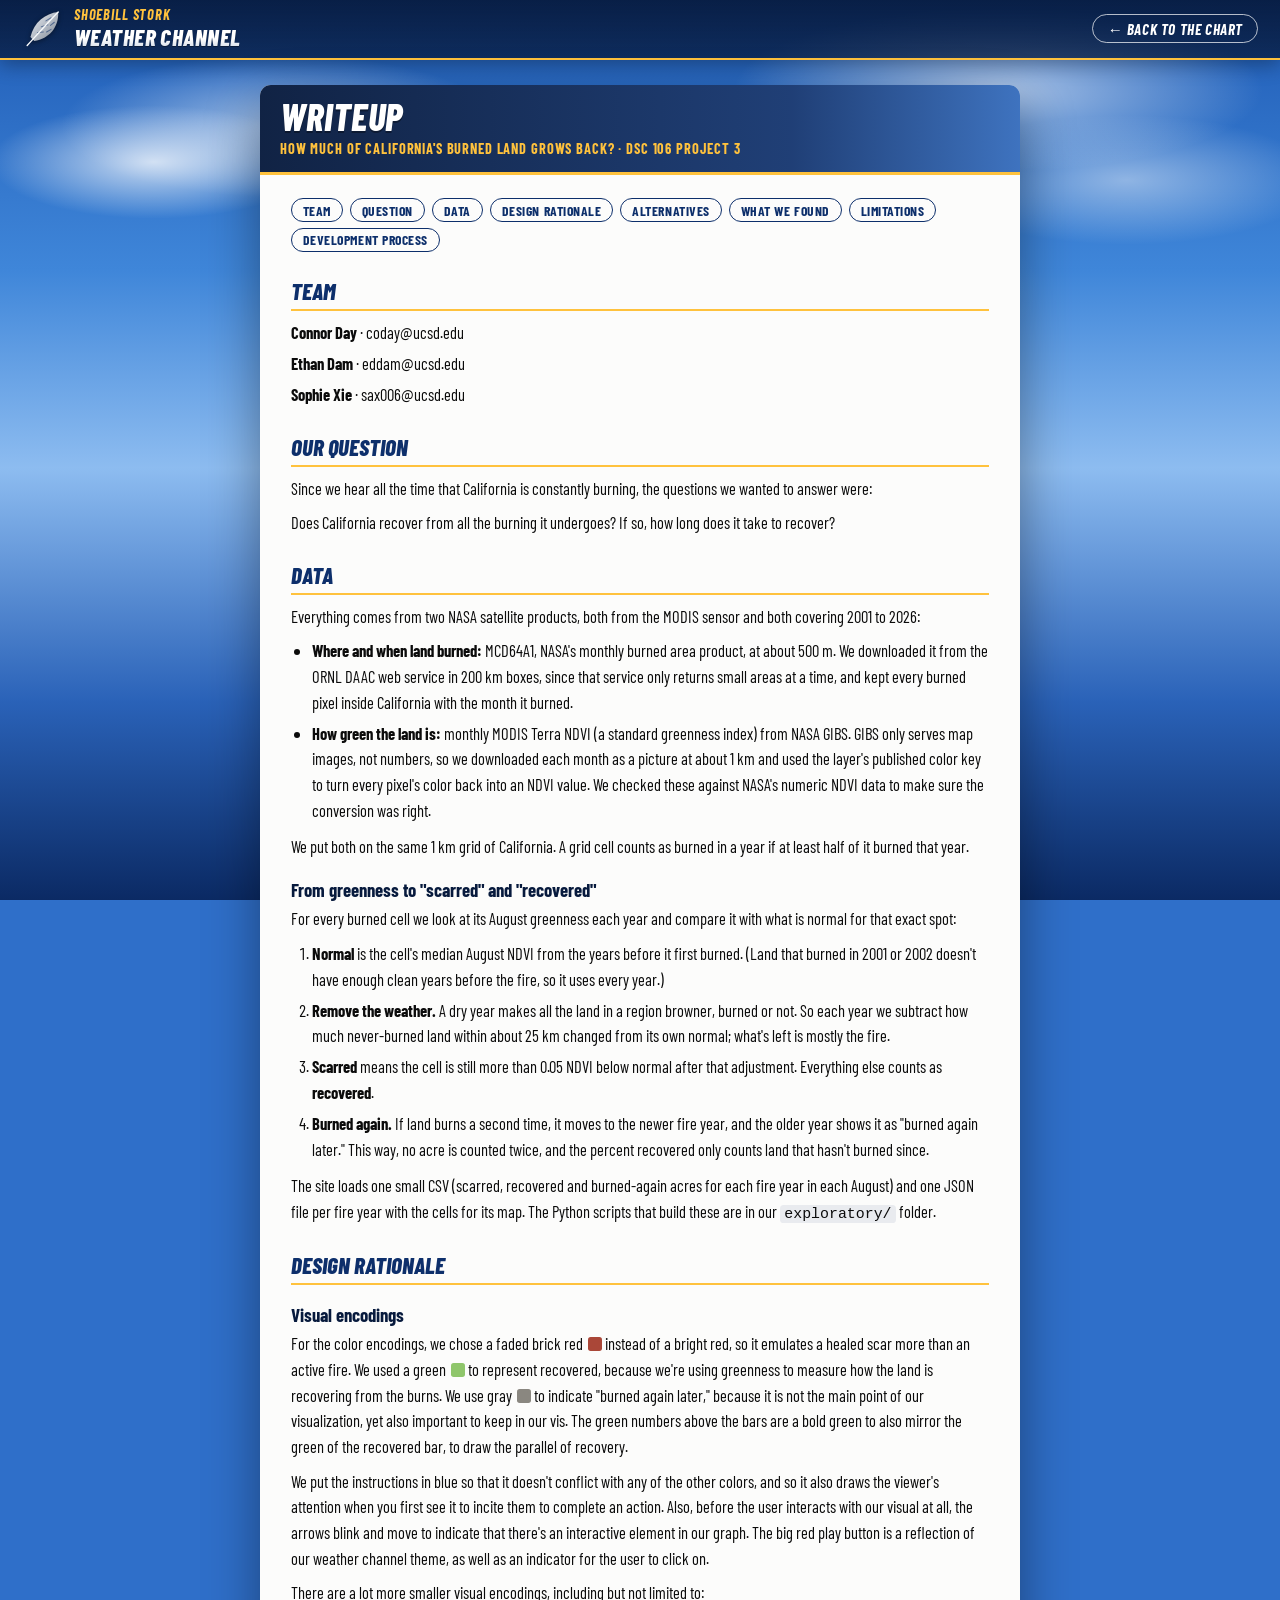
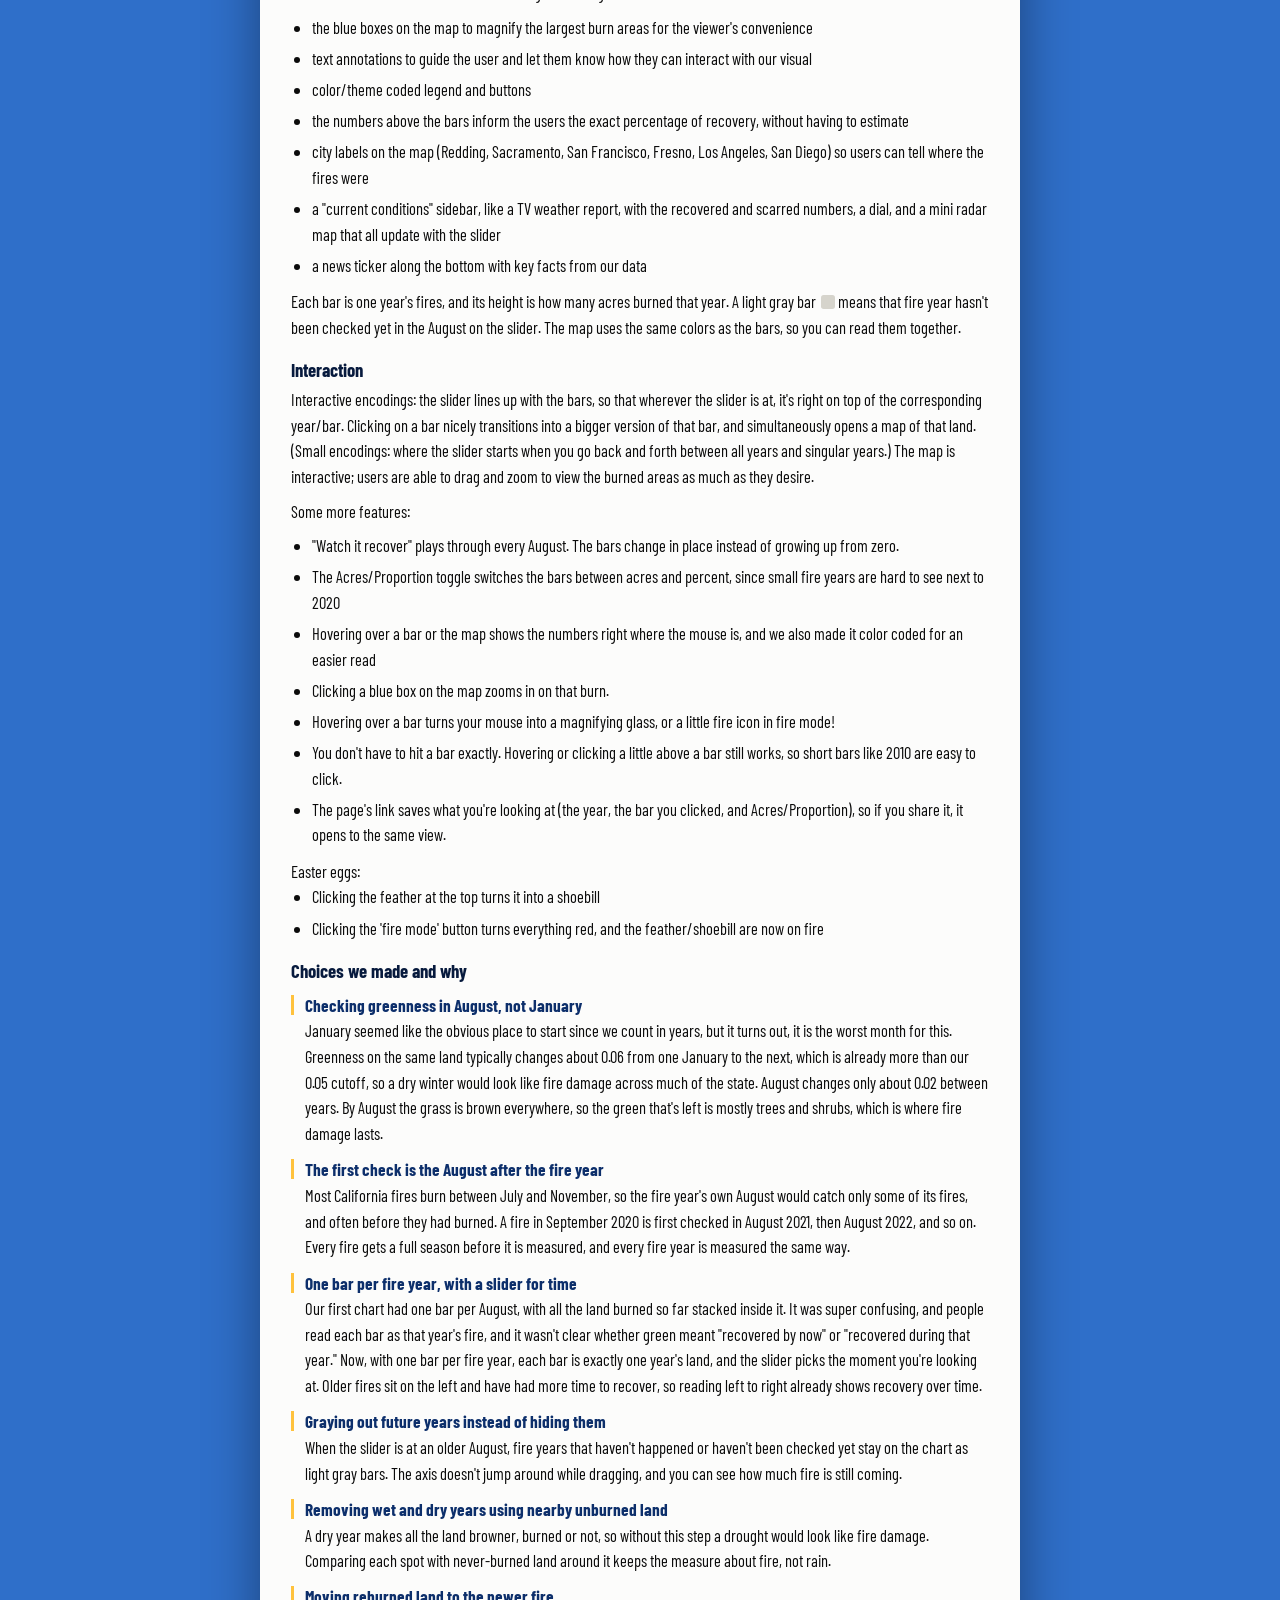
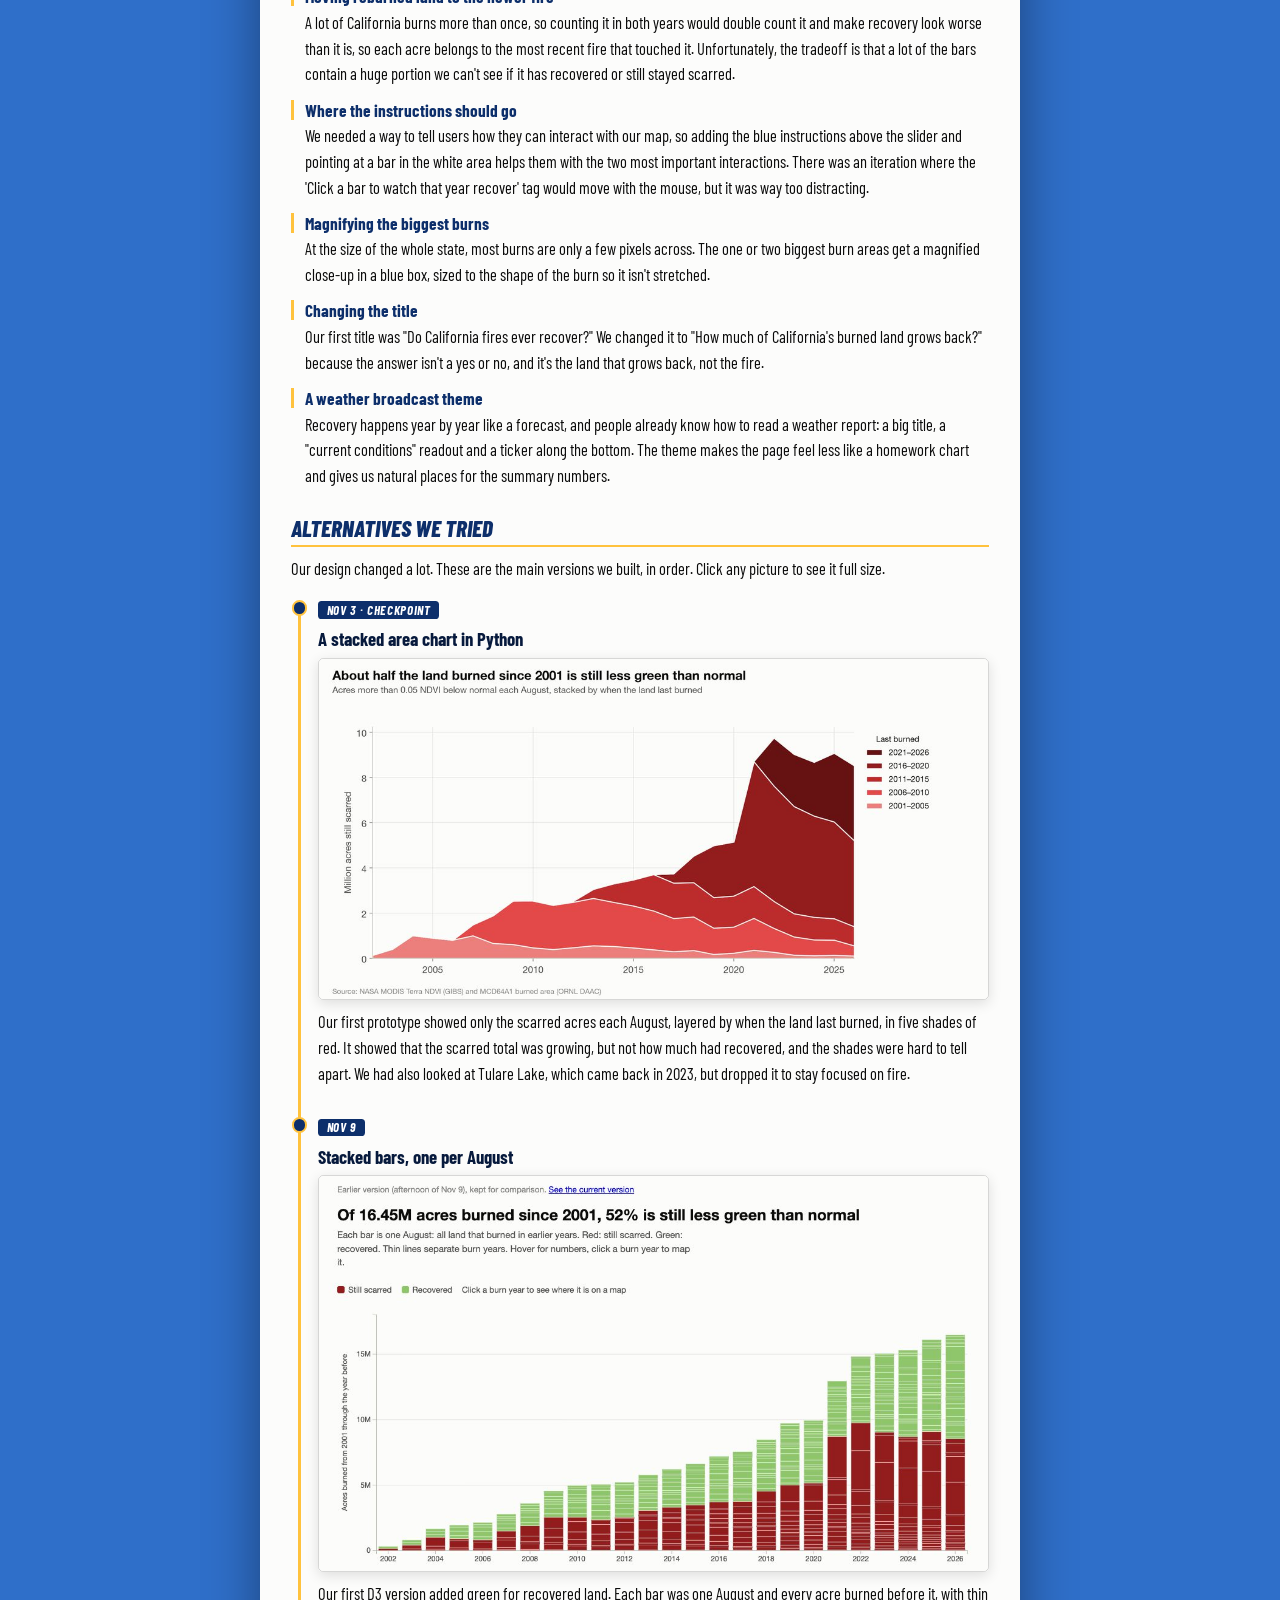
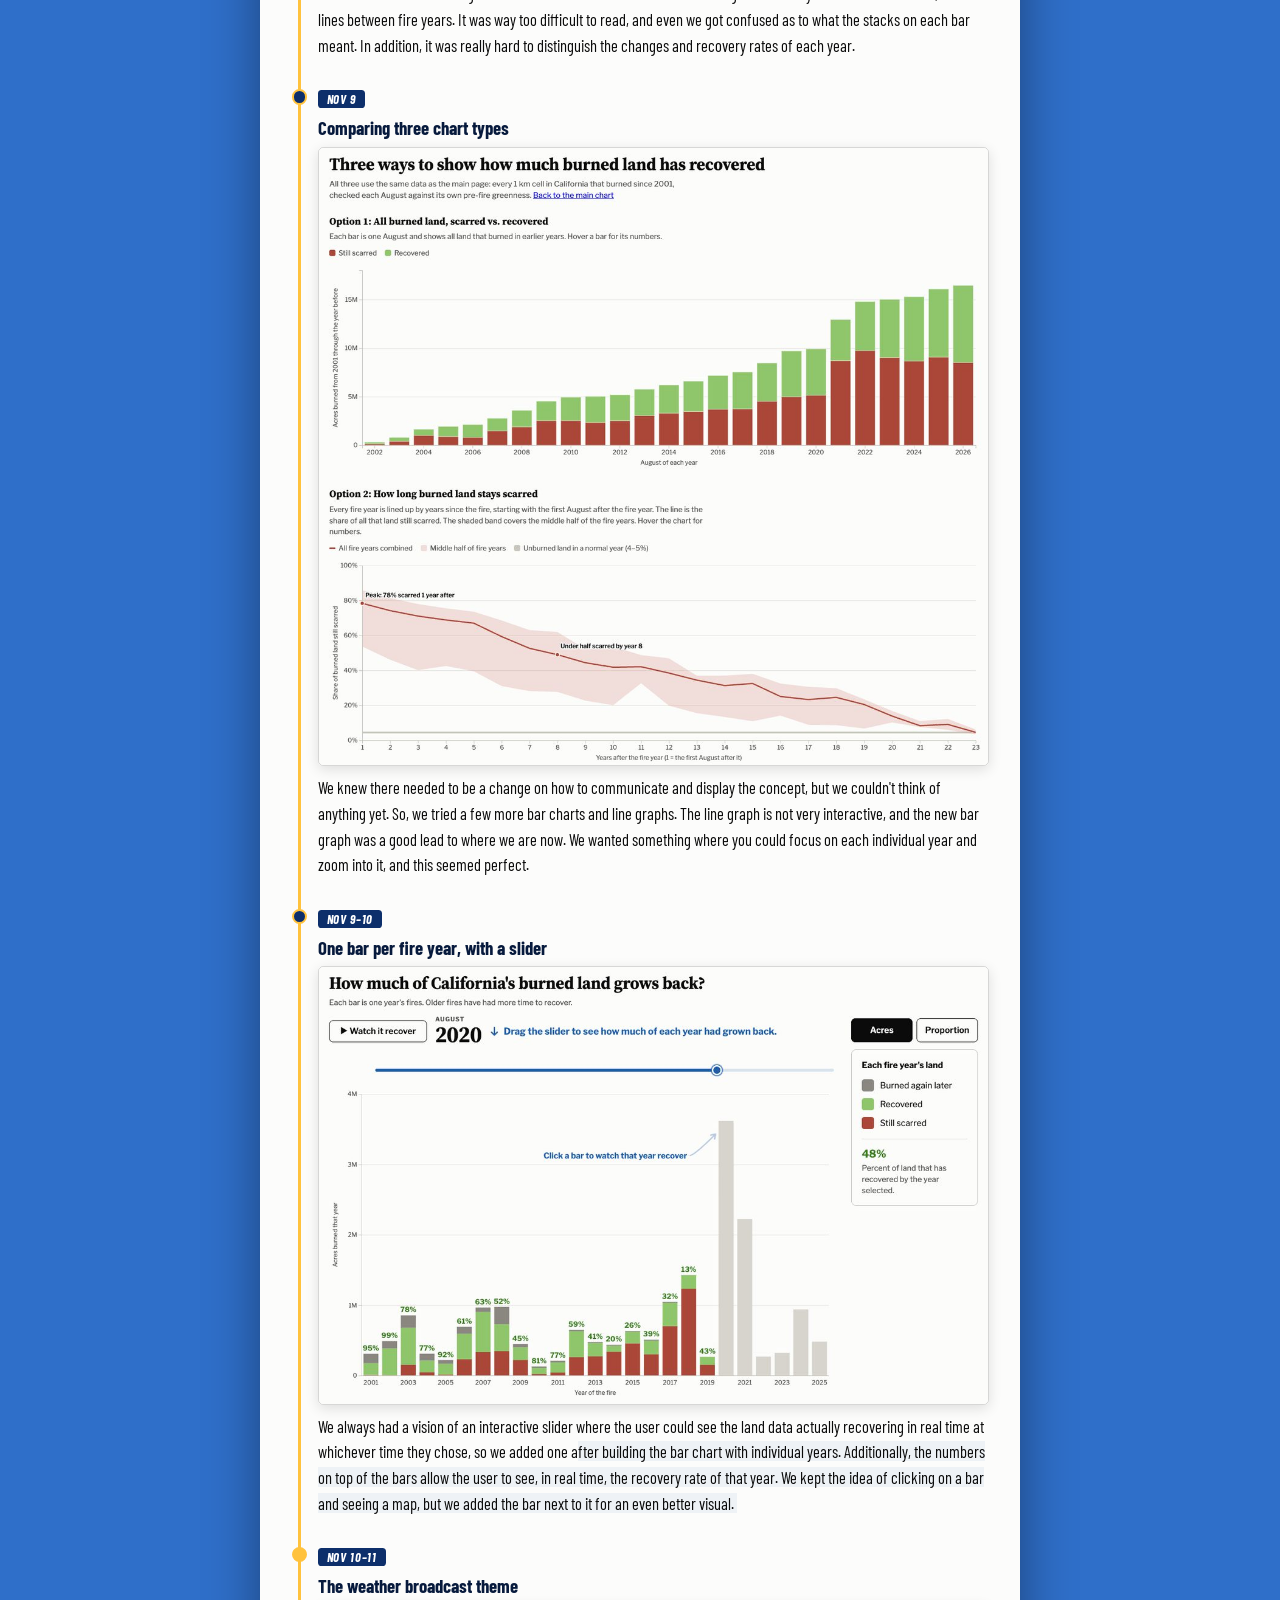
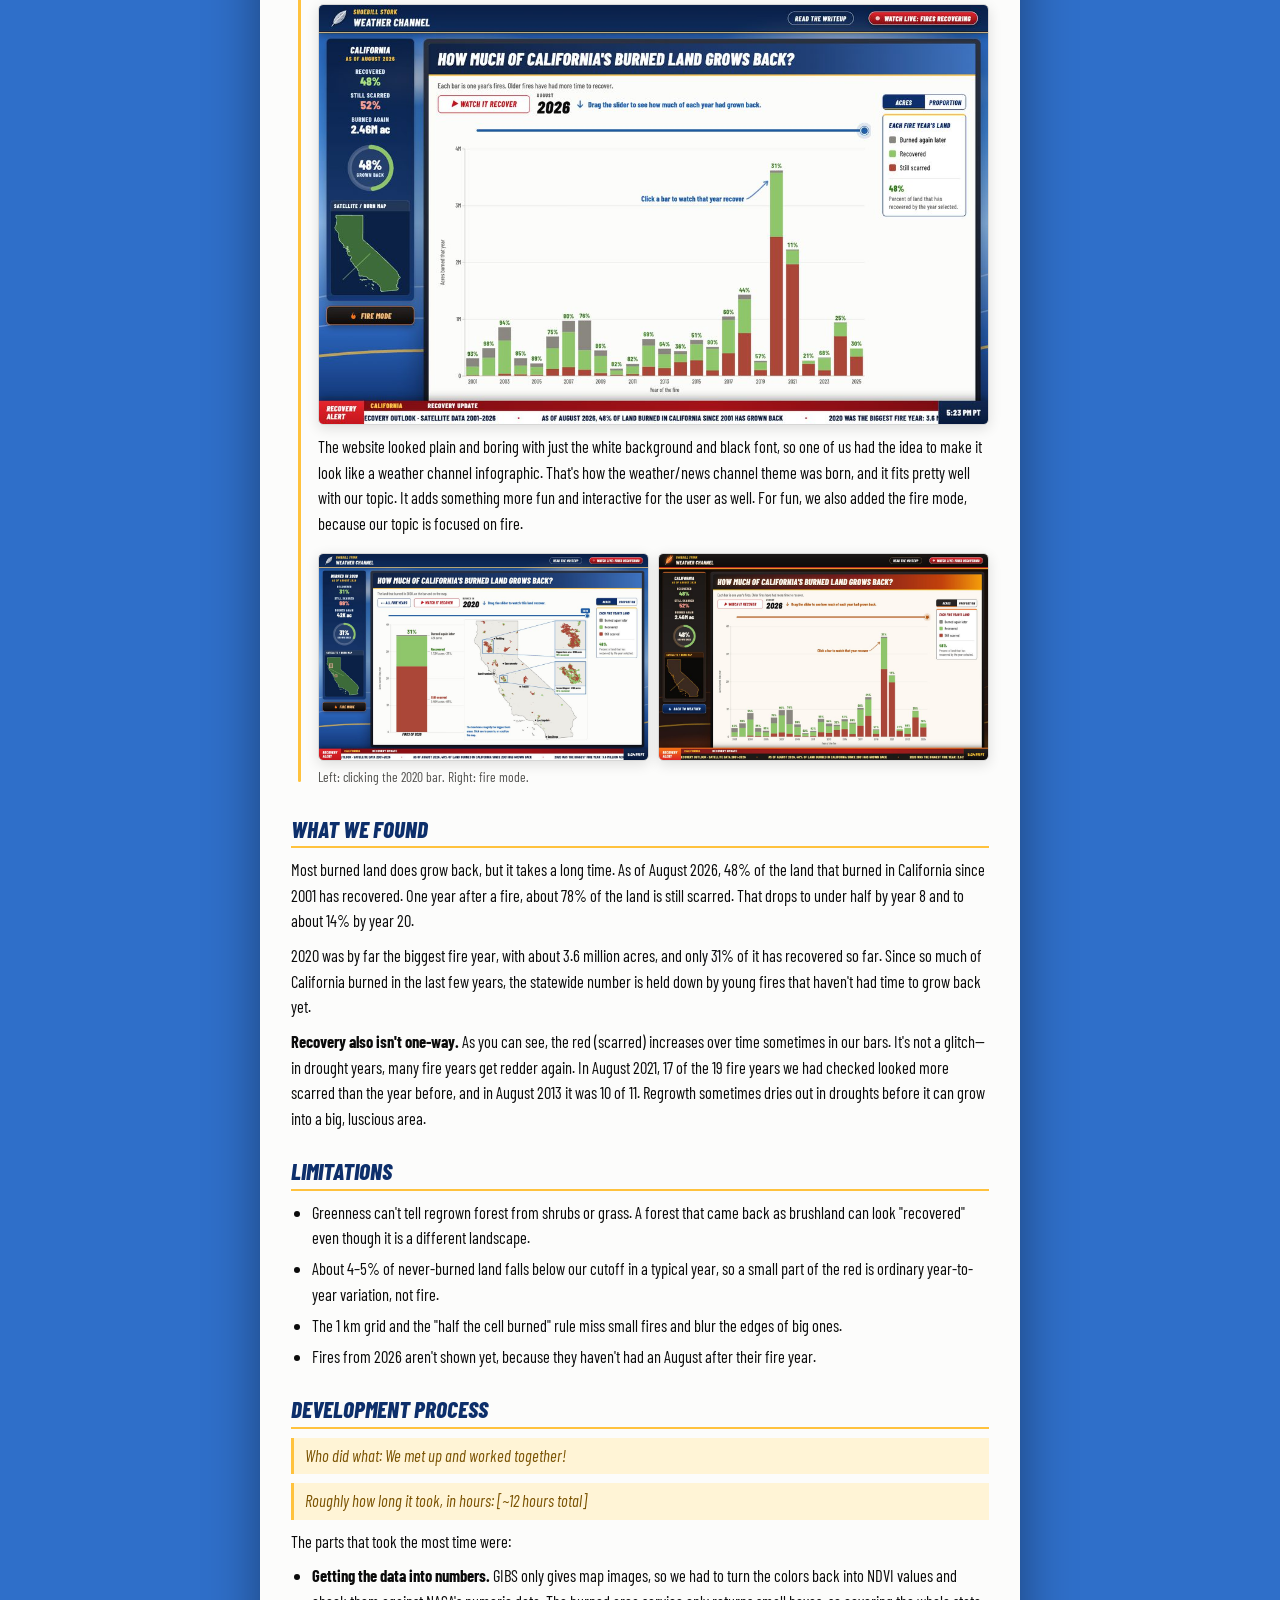
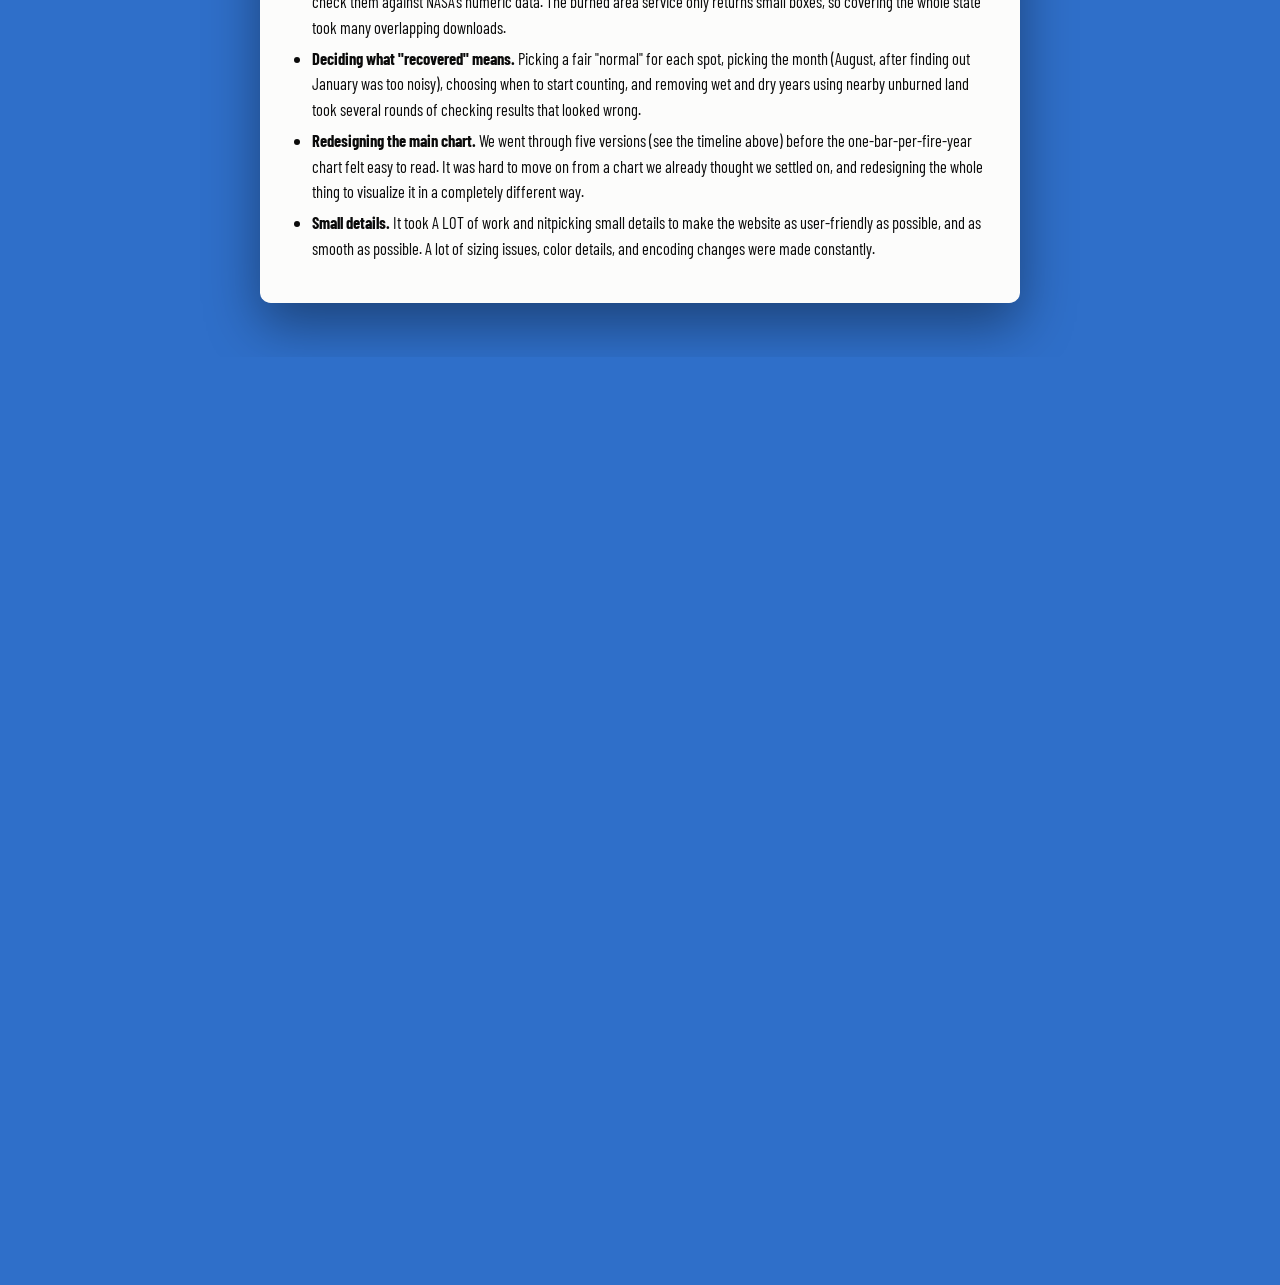
<file: writeup.html>
<!doctype html>
<html lang="en">
<head>
  <meta charset="utf-8">
  <meta name="viewport" content="width=device-width, initial-scale=1">
  <title>Writeup: How Much of California's Burned Land Grows Back?</title>
  <link rel="preconnect" href="https://fonts.googleapis.com">
  <link rel="preconnect" href="https://fonts.gstatic.com" crossorigin>
  <link rel="stylesheet" href="https://fonts.googleapis.com/css2?family=Barlow+Condensed:ital,wght@0,400;0,500;0,600;0,700;0,800;1,700;1,800&display=swap">
  <link rel="stylesheet" href="style.css?v=final-1">
  <link rel="stylesheet" href="weather.css?v=final-21">
  <link rel="stylesheet" href="fire.css?v=final-18">
  <!-- Turn fire mode on before the page draws, if this visitor chose it last time. -->
  <script>try { if (localStorage.getItem('fireMode') === '1') document.documentElement.classList.add('fire-mode'); } catch (e) {}</script>
</head>
<body class="writeup-page">
  <div class="sky" aria-hidden="true"></div>

  <header class="station-bar">
    <a class="station-logo" href="index.html" aria-label="Shoebill Stork Weather Channel: back to the chart">
      <svg class="logo-feather" viewBox="0 0 64 64" aria-hidden="true">
        <defs>
          <linearGradient id="feather" x1="0" y1="0" x2="1" y2="1">
            <stop offset="0" stop-color="#eef1f5" />
            <stop offset="0.5" stop-color="#b5bcc6" />
            <stop offset="1" stop-color="#7d8591" />
          </linearGradient>
        </defs>
        <path d="M56 6 C 36 8 18 22 13 45 L 19 51 C 42 47 57 30 56 6 Z" fill="url(#feather)" />
        <path d="M45 15 L 37 20 M 40 26 L 30 29 M 33 37 L 24 38 M 50 22 L 44 27 M 45 33 L 38 37" fill="none" stroke="#0d2f6b" stroke-width="1.6" stroke-linecap="round" opacity="0.55" />
        <path d="M56 6 C 42 20 27 37 8 58" fill="none" stroke="#f7f9fb" stroke-width="2.2" stroke-linecap="round" />
        <!-- Fire mode: flames along the feather's edge (fire.css shows and animates them). -->
        <linearGradient id="flame-grad" x1="0" y1="1" x2="0" y2="0">
          <stop offset="0" stop-color="#fde68a" />
          <stop offset="0.45" stop-color="#f97316" />
          <stop offset="1" stop-color="#dc2626" />
        </linearGradient>
        <g class="feather-flames">
          <g transform="translate(54 9) scale(1.5)"><path class="lick" d="M0 0 C -3.2 -2.5 -3.4 -6.5 0 -12 C 3.4 -6.5 3.2 -2.5 0 0 Z" /></g>
          <g transform="translate(44 11) scale(1.25)"><path class="lick lick-2" d="M0 0 C -3.2 -2.5 -3.4 -6.5 0 -12 C 3.4 -6.5 3.2 -2.5 0 0 Z" /></g>
          <g transform="translate(34 16) scale(1.45)"><path class="lick lick-3" d="M0 0 C -3.2 -2.5 -3.4 -6.5 0 -12 C 3.4 -6.5 3.2 -2.5 0 0 Z" /></g>
          <g transform="translate(25 24) scale(1.15)"><path class="lick lick-2" d="M0 0 C -3.2 -2.5 -3.4 -6.5 0 -12 C 3.4 -6.5 3.2 -2.5 0 0 Z" /></g>
          <g transform="translate(18 33) scale(1.3)"><path class="lick" d="M0 0 C -3.2 -2.5 -3.4 -6.5 0 -12 C 3.4 -6.5 3.2 -2.5 0 0 Z" /></g>
        </g>
      </svg>
      <div class="logo-words">
        <span class="logo-top">Shoebill Stork</span>
        <span class="logo-big">Weather Channel</span>
      </div>
    </a>
    <a class="page-link" href="index.html">← Back to the chart</a>
  </header>

  <main class="writeup">
    <article class="writeup-card">
      <div class="screen-band">
        <h1>Writeup</h1>
        <p class="writeup-sub">How much of California's burned land grows back? · DSC 106 Project 3</p>
      </div>

      <div class="writeup-body">
        <nav class="writeup-toc" aria-label="Sections">
          <a href="#team">Team</a>
          <a href="#question">Question</a>
          <a href="#data">Data</a>
          <a href="#rationale">Design rationale</a>
          <a href="#alternatives">Alternatives</a>
          <a href="#found">What we found</a>
          <a href="#limits">Limitations</a>
          <a href="#process">Development process</a>
        </nav>

        <section id="team">
          <h2>Team</h2>
          <ul class="team">
            <li><strong>Connor Day</strong> · coday@ucsd.edu</li>
            <li><strong>Ethan Dam</strong> · eddam@ucsd.edu</li>
            <li><strong>Sophie Xie</strong> · sax006@ucsd.edu</li>
          </ul>
        </section>

        <section id="question">
          <h2>Our question</h2>
          <p>Since we hear all the time that California is constantly burning, the questions we wanted to
            answer were:</p><p>Does California recover from all the burning it undergoes? If so, how long
            does it take to recover?</p>
        </section>

        <section id="data">
          <h2>Data</h2>
          <p>Everything comes from two NASA satellite products, both from the MODIS sensor and both
            covering 2001 to 2026:</p>
          <ul>
            <li><strong>Where and when land burned:</strong> MCD64A1, NASA's monthly burned area
              product, at about 500 m. We downloaded it from the ORNL DAAC web service in 200 km
              boxes, since that service only returns small areas at a time, and kept every burned
              pixel inside California with the month it burned.</li>
            <li><strong>How green the land is:</strong> monthly MODIS Terra NDVI (a standard
              greenness index) from NASA GIBS. GIBS only serves map images, not numbers, so we
              downloaded each month as a picture at about 1 km and used the layer's published color
              key to turn every pixel's color back into an NDVI value. We checked these against NASA's
              numeric NDVI data to make sure the conversion was right.</li>
          </ul>
          <p>We put both on the same 1 km grid of California. A grid cell counts as burned in a year
            if at least half of it burned that year.</p>

          <h3>From greenness to "scarred" and "recovered"</h3>
          <p>For every burned cell we look at its August greenness each year and compare it with
            what is normal for that exact spot:</p>
          <ol>
            <li><strong>Normal</strong> is the cell's median August NDVI from the years before it
              first burned. (Land that burned in 2001 or 2002 doesn't have enough clean years before
              the fire, so it uses every year.)</li>
            <li><strong>Remove the weather.</strong> A dry year makes all the land in a region browner,
              burned or not. So each year we subtract how much never-burned land within about 25 km
              changed from its own normal; what's left is mostly the fire.</li>
            <li><strong>Scarred</strong> means the cell is still more than 0.05 NDVI below normal
              after that adjustment. Everything else counts as <strong>recovered</strong>.</li>
            <li><strong>Burned again.</strong> If land burns a second time, it moves to the newer
              fire year, and the older year shows it as "burned again later." This way, no acre is
              counted twice, and the percent recovered only counts land that hasn't burned since.</li>
          </ol>
          <p>The site loads one small CSV (scarred, recovered and burned-again acres for each fire year
            in each August) and one JSON file per fire year with the cells for its map. The Python
            scripts that build these are in our <code>exploratory/</code> folder.</p>
        </section>

        <section id="rationale">
          <h2>Design rationale</h2>

          <h3>Visual encodings</h3>
          <p>For the color encodings, we chose a faded brick red
            <span class="swatch" style="background:#aa4738"></span>instead of a bright red, so it
            emulates a healed scar more than an active fire. We used a green
            <span class="swatch" style="background:#8fc66b"></span>to represent recovered, because
            we're using greenness to measure how the land is recovering from the burns. We use gray
            <span class="swatch" style="background:#8a8780"></span>to indicate "burned again later,"
            because it is not the main point of our visualization, yet also important to keep in our
            vis. The green numbers above the bars are a bold green to also mirror the green of the
            recovered bar, to draw the parallel of recovery.</p>
          <p>We put the instructions in blue so that it doesn't conflict with any of the other colors,
            and so it also draws the viewer's attention when you first see it to incite them to
            complete an action. Also, before the user interacts with our visual at all, the arrows
            blink and move to indicate that there's an interactive element in our graph. The big red
            play button is a reflection of our weather channel theme, as well as an indicator for the
            user to click on.</p>
          <p>There are a lot more smaller visual encodings, including but not limited to:</p>
          <ul>
            <li>the blue boxes on the map to magnify the largest burn areas for the viewer's
              convenience</li>
            <li>text annotations to guide the user and let them know how they can interact with our
              visual</li>
            <li>color/theme coded legend and buttons</li><li>the numbers above the bars inform the users the exact percentage of recovery, without having to estimate</li>
            <li>city labels on the map (Redding, Sacramento, San Francisco, Fresno, Los Angeles, San
              Diego) so users can tell where the fires were</li>
            <li>a "current conditions" sidebar, like a TV weather report, with the recovered and
              scarred numbers, a dial, and a mini radar map that all update with the slider</li>
            <li>a news ticker along the bottom with key facts from our data</li>
          </ul>
          <p class="added">Each bar is one year's fires, and its height is how many acres burned that
            year. A light gray bar <span class="swatch" style="background:#d6d4cc"></span>means that
            fire year hasn't been checked yet in the August on the slider. The map uses the same colors
            as the bars, so you can read them together.</p>

          <h3>Interaction</h3>
          <p>Interactive encodings: the slider lines up with the bars, so that wherever the
            slider is at, it's right on top of the corresponding year/bar. Clicking on a bar nicely
            transitions into a bigger version of that bar, and simultaneously opens a map of that land.
            (Small encodings: where the slider starts when you go back and forth between all years and
            singular years.) The map is interactive; users are able to drag and zoom to view the burned
            areas as much as they desire.&nbsp;</p><p>Some more features:&nbsp;</p>
          <ul class="added">
            <li>"Watch it recover" plays through every August. The bars change in place instead of
              growing up from zero.</li>
            <li>The Acres/Proportion toggle switches the bars between acres and percent, since small
              fire years are hard to see next to 2020</li>
            <li>Hovering over a bar or the map shows the numbers right where the mouse is, and we also made it color coded for an easier read</li>
            <li>Clicking a blue box on the map zooms in on that burn.</li><li>Hovering over a bar turns your mouse into a magnifying glass, or a little fire icon in fire mode!</li>
            <li>You don't have to hit a bar exactly. Hovering or clicking a little above a bar still
              works, so short bars like 2010 are easy to click.</li>
            <li>The page's link saves what you're looking at (the year, the bar you clicked, and
              Acres/Proportion), so if you share it, it opens to the same view.</li>
          </ul><div>Easter eggs:</div><div><ul class="added"><li>Clicking the feather at the top turns it into a shoebill</li><li>Clicking the 'fire mode' button turns everything red, and the feather/shoebill are now on fire</li></ul></div>

          <h3>Choices we made and why</h3>
          <dl class="choices">
            <dt>Checking greenness in August, not January</dt>
            <dd>January seemed like the obvious place to start since we count in years, but it turns out, it is the
              worst month for this. Greenness on the same land typically changes about 0.06 from one
              January to the next, which is already more than our 0.05 cutoff, so a dry winter would
              look like fire damage across much of the state. August changes only about 0.02 between
              years. By August the grass is brown everywhere, so the green that's left is mostly trees
              and shrubs, which is where fire damage lasts.</dd>

            <dt>The first check is the August after the fire year</dt>
            <dd>Most California fires burn between July and November, so the fire year's own August
              would catch only some of its fires, and often before they had burned. A fire in
              September 2020 is first checked in August 2021, then August 2022, and so on. Every fire
              gets a full season before it is measured, and every fire year is measured the same
              way.</dd>

            <dt>One bar per fire year, with a slider for time</dt>
            <dd>Our first chart had one bar per August, with all the land burned so far stacked
              inside it. It was super confusing, and people read each bar as that year's fire, and it wasn't clear whether green
              meant "recovered by now" or "recovered during that year." Now, with one bar per fire year,
              each bar is exactly one year's land, and the slider picks the moment you're looking
              at. Older fires sit on the left and have had more time to recover, so reading left to
              right already shows recovery over time.</dd>

            <dt>Graying out future years instead of hiding them</dt>
            <dd>When the slider is at an older August, fire years that haven't happened or haven't
              been checked yet stay on the chart as light gray bars. The axis doesn't jump around
              while dragging, and you can see how much fire is still coming.</dd>

            <dt>Removing wet and dry years using nearby unburned land</dt>
            <dd>A dry year makes all the land browner, burned or not, so without this step a drought
              would look like fire damage. Comparing each spot with never-burned land around it keeps
              the measure about fire, not rain.</dd>

            <dt>Moving reburned land to the newer fire</dt>
            <dd>A lot of California burns more than once, so counting it in both years would double count
              it and make recovery look worse than it is, so each acre belongs to the most recent fire
              that touched it. Unfortunately, the tradeoff is that a lot of the bars contain a huge portion we can't see if it has recovered or still stayed scarred.</dd>

            <dt>Where the instructions should go</dt>
            <dd>We needed a way to tell users how they can interact with our map, so adding the blue instructions above the slider and pointing at a bar in the white area helps them with the two most important interactions. There was an iteration where the 'Click a bar to watch that year recover' tag would move with the mouse, but it was way too distracting.&nbsp;</dd>

            <dt>Magnifying the biggest burns</dt>
            <dd>At the size of the whole state, most burns are only a few pixels across. The one or two
              biggest burn areas get a magnified close-up in a blue box, sized to the shape of the burn
              so it isn't stretched.</dd>

            <dt>Changing the title</dt>
            <dd>Our first title was "Do California fires ever recover?" We changed it to "How much of
              California's burned land grows back?" because the answer isn't a yes or no, and it's the
              land that grows back, not the fire.</dd>

            <dt>A weather broadcast theme</dt>
            <dd>Recovery happens year by year like a forecast, and people already know how to read a
              weather report: a big title, a "current conditions" readout and a ticker along the
              bottom. The theme makes the page feel less like a homework chart and gives us natural
              places for the summary numbers.</dd>
          </dl>
        </section>

        <section id="alternatives">
          <h2>Alternatives we tried</h2>
          <p>Our design changed a lot. These are the main versions we built, in order. Click any
            picture to see it full size.</p>

          <ol class="timeline">
            <li>
              <span class="when">Nov 3 · Checkpoint</span>
              <h3>A stacked area chart in Python</h3>
              <a href="images/1-python-prototype.jpg" target="_blank" rel="noopener"><img src="images/1-python-prototype.jpg" alt="Stacked area chart of acres still scarred each August, layered in five shades of red by when the land last burned." loading="lazy"></a>
              <p>Our first prototype showed only the scarred acres each August, layered by when the land
                last burned, in five shades of red. It showed that the scarred total was growing, but
                not how much had recovered, and the shades were hard to tell apart. We had also looked
                at Tulare Lake, which came back in 2023, but dropped it to stay focused on fire.</p>
            </li>
            <li>
              <span class="when">Nov 9</span>
              <h3>Stacked bars, one per August</h3>
              <a href="images/2-stacked-by-august.jpg" target="_blank" rel="noopener"><img src="images/2-stacked-by-august.jpg" alt="Stacked bar chart with one bar per August from 2002 to 2026, red for still scarred and green for recovered." loading="lazy"></a>
              <p>Our first D3 version added green for recovered land. Each bar was one August and every acre burned before it, with thin lines between fire years. It was way too difficult to read, and even we got confused as to what the stacks on each bar meant. In addition, it was really hard to distinguish the changes and recovery rates of each year.</p>
            </li>
            <li>
              <span class="when">Nov 9</span>
              <h3>Comparing three chart types</h3>
              <a href="images/3-three-options.jpg" target="_blank" rel="noopener"><img src="images/3-three-options.jpg" alt="A comparison page with a two-color stacked bar chart and a recovery curve by years since the fire." loading="lazy"></a>
              <p>We knew there needed to be a change on how to communicate and display the concept, but we couldn't think of anything yet. So, we tried a few more bar charts and line graphs. The line graph is not very interactive, and the new bar graph was a good lead to where we are now. We wanted something where you could focus on each individual year and zoom into it, and this seemed perfect.&nbsp;</p></li>
            <li>
              <span class="when">Nov 9–10</span>
              <h3>One bar per fire year, with a slider</h3>
              <a href="images/4-one-bar-per-fire-year.jpg" target="_blank" rel="noopener"><img src="images/4-one-bar-per-fire-year.jpg" alt="Bar chart with one bar per fire year and a slider set to August 2020; bars from 2020 onward are light gray." loading="lazy"></a><p><span style="font-size: 1.15rem;">We always had a vision of an interactive slider&nbsp;</span><span style="font-size: 1.15rem;">where the user could see the land data actually recovering in real time&nbsp;</span><span style="font-size: 1.15rem;">at whichever time they chose,</span><span style="font-size: 1.15rem;">&nbsp;so we added one a</span><span style="font-size: 1.15rem; background-color: rgba(31, 95, 168, 0.06);">fter building the bar chart with individual years. Additionally, the numbers on top of the bars allow the user to see, in real time, the recovery rate of that year. We kept the idea of clicking on a bar and seeing a map, but we added the bar next to it for an even better visual.&nbsp;</span></p></li>
            <li>
              <span class="when">Nov 10–11</span>
              <h3>The weather broadcast theme</h3>
              <a href="images/5-weather-overview.jpg" target="_blank" rel="noopener"><img src="images/5-weather-overview.jpg" alt="The final site styled as a TV weather broadcast, with a navy station bar, a conditions sidebar and an alert ticker." loading="lazy"></a>
              <p>The website looked plain and boring with just the white background and black font, so one of us had the idea to make it look like a weather channel infographic. That's how the weather/news channel theme was born, and it fits pretty well with our topic. It adds something more fun and interactive for the user as well. For fun, we also added the fire mode, because our topic is focused on fire.</p>
              <div class="timeline-pair">
                <a href="images/6-weather-zoomed.jpg" target="_blank" rel="noopener"><img src="images/6-weather-zoomed.jpg" alt="The zoomed view of 2020: one large bar next to a map of California with two magnified burn areas." loading="lazy"></a>
                <a href="images/7-fire-mode.jpg" target="_blank" rel="noopener"><img src="images/7-fire-mode.jpg" alt="The same chart in fire mode, with a charcoal and orange page around it." loading="lazy"></a>
              </div>
              <p class="caption">Left: clicking the 2020 bar. Right: fire mode.</p>
            </li>
          </ol>
        </section>

        <section id="found">
          <h2>What we found</h2>
          <p>Most burned land does grow back, but it takes a long time. As of August 2026, 48% of the
            land that burned in California since 2001 has recovered. One year after a fire, about 78%
            of the land is still scarred. That drops to under half by year 8 and to about 14% by year
            20.</p>
          <p>2020 was by far the biggest fire year, with about 3.6 million acres, and only 31% of it
            has recovered so far. Since so much of California burned in the last few years, the
            statewide number is held down by young fires that haven't had time to grow back yet.</p>
          <p><b>Recovery also isn't one-way. </b>As you can see, the red (scarred) increases over time sometimes in our bars. It's not a glitch—in drought years, many fire years get redder again. In August
            2021, 17 of the 19 fire years we had checked looked more scarred than the year before, and
            in August 2013 it was 10 of 11. Regrowth sometimes dries out in droughts before it can grow into a big, luscious area.</p>
        </section>

        <section id="limits">
          <h2>Limitations</h2>
          <ul>
            <li>Greenness can't tell regrown forest from shrubs or grass. A forest that came back as
              brushland can look "recovered" even though it is a different landscape.</li>
            <li>About 4–5% of never-burned land falls below our cutoff in a typical year, so a small
              part of the red is ordinary year-to-year variation, not fire.</li>
            <li>The 1 km grid and the "half the cell burned" rule miss small fires and blur the edges
              of big ones.</li>
            <li>Fires from 2026 aren't shown yet, because they haven't had an August after their fire
              year.</li>
          </ul>
        </section>

        <section id="process">
          <h2>Development process</h2>
          <p class="todo">Who did what: We met up and worked together!</p>
          <p class="todo">Roughly how long it took, in hours: [~12 hours total]</p>
          <p>The parts that took the most time were:</p>
          <ul>
            <li><strong>Getting the data into numbers.</strong> GIBS only gives map images, so we
              had to turn the colors back into NDVI values and check them against NASA's numeric data.
              The burned area service only returns small boxes, so covering the whole state took many
              overlapping downloads.</li>
            <li><strong>Deciding what "recovered" means.</strong> Picking a fair "normal" for each spot,
              picking the month (August, after finding out January was too noisy), choosing when to
              start counting, and removing wet and dry years using nearby unburned land took several
              rounds of checking results that looked wrong.</li>
            <li><strong>Redesigning the main chart.</strong> We went through five versions (see the
              timeline above) before the one-bar-per-fire-year chart felt easy to read. It was hard to move on from a chart we already thought we settled on, and redesigning the whole thing to visualize it in a completely different way.</li>
            <li><strong>Small details.</strong> It took A LOT of work and nitpicking small details to make the website as user-friendly as possible, and as smooth as possible. A lot of sizing issues, color details, and encoding changes were made constantly.&nbsp;</li>
          </ul>
        </section>
      </div><!-- end writeup-body -->
    </article>
  </main>

  <!-- Edit mode, only on your own computer: open localhost:8765/writeup.html?edit, type into the
       page, and press Save (or Cmd+S). Needs the edit server (proj3/tools/edit_server.py). -->
  <script>
  (() => {
    const local = ['localhost', '127.0.0.1'].includes(location.hostname);
    if (!local || !new URLSearchParams(location.search).has('edit')) return;
    const body = document.querySelector('.writeup-body');
    body.contentEditable = 'true';
    body.spellcheck = true;
    document.body.classList.add('editing');

    const bar = document.createElement('div');
    bar.className = 'edit-bar';
    bar.innerHTML = '<span class="edit-status">Editing. Click any text to change it. Cmd+B bold, Cmd+I italic.</span>'
      + '<button type="button" class="edit-save">Save</button>';
    document.body.append(bar);
    const status = bar.querySelector('.edit-status');
    const button = bar.querySelector('.edit-save');
    let dirty = false;
    body.addEventListener('input', () => { dirty = true; status.textContent = 'Unsaved changes'; });
    // Links shouldn't open while editing; click puts the cursor in the text instead.
    body.addEventListener('click', (event) => { if (event.target.closest('a')) event.preventDefault(); });

    async function save() {
      status.textContent = 'Saving…';
      try {
        const response = await fetch('/save-writeup', {
          method: 'POST',
          headers: { 'Content-Type': 'application/json' },
          body: JSON.stringify({ html: body.innerHTML }),
        });
        if (!response.ok) throw new Error(await response.text());
        dirty = false;
        status.textContent = `Saved at ${new Date().toLocaleTimeString()}`;
      } catch (error) {
        status.textContent = 'Could not save. Is the edit server running? (' + error.message + ')';
      }
    }
    button.addEventListener('click', save);
    window.addEventListener('keydown', (event) => {
      if ((event.metaKey || event.ctrlKey) && event.key === 's') { event.preventDefault(); save(); }
    });
    window.addEventListener('beforeunload', (event) => { if (dirty) event.preventDefault(); });
  })();
  </script>
</body>
</html>
</file>
<file: style.css>
:root {
  --surface: #fcfcfb;
  --ink: #0b0b0b;
  --ink-2: #52514e;
  --muted: #898781;
  --grid: #e1e0d9;
  --axis: #c3c2b7;
  --recovered-text: #3a7d1f;  /* darker green than the bars, so the numbers stay readable */
  --cue: #1f5fa8;  /* instructions (drag, click): blue, unlike any data color */
}

* { box-sizing: border-box; }

body {
  margin: 0;
  background: var(--surface);
  color: var(--ink);
  font: 15px/1.5 "Libre Franklin", "Franklin Gothic Medium", "Helvetica Neue", Arial, sans-serif;
}

main {
  max-width: 1320px;
  margin: 0 auto;
  padding: 32px 20px 48px;
}

h1, h2 { font-family: "Source Serif 4", Georgia, "Times New Roman", serif; }
h1 { font-size: 2.1rem; font-weight: 700; line-height: 1.15; letter-spacing: -0.01em; margin: 0 0 8px; }
h2 { font-size: 1.05rem; margin: 0 0 6px; }
.subtitle { color: var(--ink-2); margin: 0 0 16px; max-width: 70ch; }

.controls {
  display: flex;
  flex-wrap: wrap;
  align-items: center;
  gap: 12px 24px;
  min-height: 34px;
  margin-bottom: 8px;
}

button {
  font: inherit;
  color: var(--ink);
  background: var(--surface);
  border: 1px solid var(--axis);
  border-radius: 6px;
  padding: 4px 12px;
  cursor: pointer;
}
button:hover { border-color: var(--ink-2); }

.legend {
  display: flex;
  flex-wrap: wrap;
  gap: 4px 16px;
  list-style: none;
  margin: 0;
  padding: 0;
  color: var(--ink-2);
  font-size: 0.85rem;
}
.legend li { display: flex; align-items: center; gap: 6px; }
.legend .swatch { width: 12px; height: 12px; border-radius: 3px; flex: none; }
.legend-column { flex-direction: column; }

.chart { position: relative; margin: 0; }
.chart svg { display: block; width: 100%; height: auto; overflow: visible; }

.axis { font-family: inherit; }  /* d3 sets sans-serif on axes; use the page font */
.axis text { fill: var(--ink-2); font-size: 12px; }
.axis path, .axis line { stroke: var(--axis); }
.grid line { stroke: var(--grid); }
.grid path { display: none; }
.axis-label { fill: var(--ink-2); font-size: 12px; }

.layer { cursor: pointer; stroke: var(--surface); transition: opacity 150ms; }
.layer.faded { opacity: 0.25; }
g.layer rect { stroke-width: 0.5; }
.year-outline { fill: none; stroke: var(--ink); stroke-width: 1.5; pointer-events: none; }

.crosshair { stroke: var(--ink-2); stroke-width: 1; pointer-events: none; }

.tooltip {
  position: absolute;
  z-index: 2;
  pointer-events: none;
  background: var(--surface);
  border: 1px solid var(--axis);
  border-radius: 6px;
  padding: 8px 10px;
  font-size: 0.85rem;
  line-height: 1.4;
  box-shadow: 0 2px 8px rgb(0 0 0 / 8%);
  min-width: 180px;
}
.tooltip strong { display: block; margin-bottom: 2px; }
.tooltip .row { display: flex; justify-content: space-between; gap: 16px; }
.tooltip .row span:first-child { color: var(--ink-2); }
.tooltip hr { border: 0; border-top: 1px solid var(--grid); margin: 6px 0; }

.map-panel {
  margin-top: 28px;
  padding-top: 20px;
  border-top: 1px solid var(--grid);
}
.map-header { display: flex; flex-wrap: wrap; align-items: center; justify-content: space-between; gap: 8px 16px; }
.map-header h2 { font-size: 1.3rem; margin: 0; }

.time-controls {
  display: flex;
  align-items: center;
  gap: 12px;
  margin-bottom: 12px;
  max-width: 720px;
}
.time-controls input[type="range"] { flex: 1; min-width: 0; accent-color: var(--ink); }
.time-controls output { font-weight: 600; min-width: 7.5em; }
#play { min-width: 6.5em; }

.map-layout { display: flex; flex-wrap: wrap; gap: 20px 32px; align-items: flex-start; }
.map {
  position: relative;
  flex: 1 1 420px;
  max-width: 620px;
  border: 1px solid var(--grid);
  border-radius: 8px;
  overflow: hidden;
  touch-action: none;
}
.map canvas { display: block; width: 100%; cursor: grab; }
.map canvas:active { cursor: grabbing; }
.map-button {
  position: absolute;
  right: 10px;
  bottom: 10px;
  font-size: 0.95rem;
  font-weight: 700;
  padding: 7px 14px;
  border: 0;
  border-radius: 8px;
  color: #fff;
  background: var(--cue);
  box-shadow: 0 2px 6px rgb(0 0 0 / 18%);
}
.map-button:hover { background: #164a85; }
.map-side { flex: 1 1 220px; max-width: 320px; display: flex; flex-direction: column; gap: 16px; }

.stats { margin: 0; display: grid; grid-template-columns: auto auto; gap: 4px 16px; font-size: 0.9rem; }
.stats dt { color: var(--ink-2); }
.stats dd { margin: 0; text-align: right; font-variant-numeric: tabular-nums; }
.hint { color: var(--muted); font-size: 0.85rem; margin: 0; }

.method { margin-top: 28px; max-width: 75ch; color: var(--ink-2); font-size: 0.9rem; }
.method p { margin: 0 0 8px; }

/* Comparison page (options.html) */
.option { margin-top: 36px; }
.option:first-of-type { margin-top: 24px; }
.option h2 { font-size: 1.2rem; }
.option-note { color: var(--ink-2); margin: 0 0 10px; max-width: 75ch; font-size: 0.9rem; }
.option .legend { margin-bottom: 8px; }
.legend .swatch.line { height: 3px; border-radius: 2px; }
.tooltip .row.bold span { color: var(--ink); font-weight: 600; }
.note-text { fill: var(--ink); font-size: 12px; font-weight: 600; paint-order: stroke; stroke: var(--surface); stroke-width: 4px; }
.group-label { fill: var(--ink-2); font-size: 12px; }

/* Main chart: fire-year bars */
.toggle { display: inline-flex; border: 1px solid var(--axis); border-radius: 6px; overflow: hidden; }
.toggle button { border: 0; border-radius: 0; padding: 4px 12px; color: var(--ink-2); }
.toggle button + button { border-left: 1px solid var(--axis); }
.toggle button[aria-pressed="true"] { background: var(--ink); color: var(--surface); }
.controls { justify-content: space-between; }
.bar-label { fill: var(--recovered-text); font-size: 16px; font-weight: 700; font-variant-numeric: tabular-nums; pointer-events: none; }

/* Chart with its legend box beside it */
.chart-controls { display: flex; flex-wrap: wrap; align-items: center; justify-content: space-between; gap: 12px 24px; margin: 8px 0 16px; }
.chart-controls .time-controls { flex: 1 1 480px; margin: 0; }
.chart-layout { display: flex; flex-wrap: wrap; gap: 20px 28px; align-items: flex-start; }
.chart-layout .chart { flex: 1 1 620px; min-width: 0; }
.legend-box {
  flex: 0 0 250px;
  border: 1px solid var(--axis);
  border-radius: 10px;
  padding: 18px 20px;
  margin-top: 20px;
}
.legend-box h2 { font-family: inherit; font-size: 1.05rem; margin: 0 0 14px; }  /* chart keys stay sans, like the labels */
.legend-big { flex-direction: column; gap: 12px; font-size: 1.05rem; color: var(--ink); }
.legend-big li { gap: 12px; }
.legend-big .swatch { width: 24px; height: 24px; border-radius: 5px; }
.legend-note { margin: 18px 0 0; padding-top: 14px; border-top: 1px solid var(--grid); color: var(--ink-2); font-size: 0.95rem; line-height: 1.45; }
.pct-sample { display: block; color: var(--recovered-text); font-weight: 700; font-size: 1.3rem; margin-bottom: 2px; }
@media (max-width: 960px) {
  .side-panel { flex: 1 1 100%; margin-top: 0; order: 0; }
  .legend-big { flex-direction: row; flex-wrap: wrap; gap: 10px 20px; }
}

/* Instruction beside the slider */
.slider-hint {
  margin: 0;
  color: var(--cue);
  font-weight: 700;
  font-size: 1.15rem;
  flex: 0 1 auto;
}
.slider-hint span { margin-right: 4px; }
.chart-controls .toggle { margin-left: auto; }

/* Zoom prototype */
.proto-note { margin: 0 0 12px; font-size: 0.85rem; color: var(--muted); }
.chart-stage { position: relative; flex: 1 1 620px; min-width: 0; order: 1; overflow: hidden; }
.zoom-map {
  position: absolute;
  /* Parked just past the right edge of the chart; slides in when a bar is clicked. */
  transform: translateX(calc(100% + 80px));
  pointer-events: none;
  transition: transform 750ms cubic-bezier(0.65, 0, 0.35, 1);
  border: 1px solid var(--grid);
  border-radius: 8px;
  overflow: hidden;
  background: var(--surface);
  touch-action: none;
}
.zoom-map.visible { transform: none; pointer-events: auto; }
.zoom-map canvas { display: block; width: 100%; height: 100%; cursor: grab; }
.zoom-map canvas:active { cursor: grabbing; }
.year-ticks text { fill: var(--ink-2); font-size: 12px; }
.year-ticks text.zoomed-year { fill: var(--ink); font-size: 16px; font-weight: 700; }
.baseline { stroke: var(--axis); }
.part-name { font-size: 15px; font-weight: 800; }
.part-value { fill: var(--ink-2); font-size: 14px; font-variant-numeric: tabular-nums; }
.part-leader { fill: none; stroke: var(--muted); stroke-width: 1; }

/* Play button, year and hint above the slider; the slider itself lines up with the bars. */
.slider-head { display: flex; flex-wrap: wrap; align-items: center; gap: 8px 16px; margin-bottom: 4px; }
.slider-head .toggle { margin-left: auto; }
.slider-head .year-label { display: flex; flex-direction: column; line-height: 1; min-width: 3.2em; }
.year-month { font-size: 0.75rem; font-weight: 700; letter-spacing: 0.1em; text-transform: uppercase; color: var(--ink-2); margin-bottom: 2px; }
.year-number {
  font-family: "Source Serif 4", Georgia, serif;
  font-size: 2.8rem;
  font-weight: 700;
  color: var(--ink);
  font-variant-numeric: lining-nums tabular-nums;
  letter-spacing: -0.01em;
}
.slider-track { position: relative; height: 58px; }  /* room above the slider for the year tag */
.year-slider {
  --fill: 100%;
  position: absolute;
  top: 33px;
  margin: 0;
  height: 20px;
  background: transparent;
  -webkit-appearance: none;
  appearance: none;
  cursor: pointer;
  transition: left 750ms cubic-bezier(0.65, 0, 0.35, 1), width 750ms cubic-bezier(0.65, 0, 0.35, 1);
}
.year-slider:focus-visible { outline: 2px solid var(--cue); outline-offset: 4px; border-radius: 4px; }
/* Track: dark up to the thumb, light after it. Thumb: 20px, matching SLIDER_THUMB in main.js. */
.year-slider::-webkit-slider-runnable-track {
  height: 6px;
  border-radius: 3px;
  background: linear-gradient(to right, var(--cue) var(--fill), #d9e3ef var(--fill));
}
.year-slider::-webkit-slider-thumb {
  -webkit-appearance: none;
  box-sizing: border-box;
  width: 20px;
  height: 20px;
  margin-top: -7px;
  border-radius: 50%;
  background: var(--cue);
  border: 3px solid var(--surface);
  box-shadow: 0 0 0 1px var(--cue);
}
.year-slider::-moz-range-track { height: 6px; border-radius: 3px; background: #d9e3ef; }
.year-slider::-moz-range-progress { height: 6px; border-radius: 3px; background: var(--cue); }
.year-slider::-moz-range-thumb {
  width: 14px;
  height: 14px;
  border-radius: 50%;
  background: var(--cue);
  border: 3px solid var(--surface);
  box-shadow: 0 0 0 1px var(--cue);
}
.legend-setting { margin-top: 16px; padding-top: 14px; border-top: 1px solid var(--grid); display: flex; flex-direction: column; gap: 8px; color: var(--ink-2); font-size: 0.9rem; }
.legend-setting .toggle { align-self: flex-start; }

/* Right-hand column: bar height buttons above the legend box. */
.side-panel { flex: 0 0 250px; order: 2; display: flex; flex-direction: column; gap: 14px; margin-top: 4px; }
.side-panel .legend-box { flex: none; margin-top: 0; }
.mode-buttons { display: grid; grid-template-columns: 1fr 1fr; gap: 8px; }
.mode-buttons button {
  font-size: 1.05rem;
  font-weight: 600;
  padding: 10px 12px;
  border: 1.5px solid var(--ink);
  border-radius: 8px;
  color: var(--ink);
  background: var(--surface);
}
.mode-buttons button[aria-pressed="true"] { background: var(--ink); color: var(--surface); }

/* Back to the overview: first thing in the row above the slider when zoomed in. */
.back-button {
  font-size: 1.05rem;
  font-weight: 700;
  padding: 8px 16px;
  border: 1.5px solid var(--ink);
  border-radius: 8px;
}
.back-button:hover { background: var(--ink); color: var(--surface); }
.slider-head .play { font-size: 1.05rem; font-weight: 600; padding: 8px 16px; border: 1.5px solid var(--ink); border-radius: 8px; min-width: 11.5em; }
.hints { display: flex; flex-direction: column; gap: 2px; }

/* "Click a bar" annotation on the chart */
.click-note { pointer-events: none; }
.click-note text { fill: var(--cue); font-size: 16px; font-weight: 700; }
.click-note path { fill: none; stroke: var(--cue); stroke-width: 2.5; stroke-linecap: round; }
.click-note-head { fill: none; stroke: var(--cue); stroke-width: 2.2; stroke-linecap: round; stroke-linejoin: round; }

/* Hovered bar: thin blue outline, the same blue as the instructions. */
.hover-outline { fill: none; stroke: var(--cue); stroke-width: 2; pointer-events: none; }
.click-note text { paint-order: stroke; stroke: var(--surface); stroke-width: 4px; stroke-linejoin: round; }

/* Attention cues until first use; skipped for readers who ask for reduced motion. */
@media (prefers-reduced-motion: no-preference) {
  .slider-hint.needs-attention .cue-arrow { display: inline-block; animation: cue-bob 1.2s ease-in-out infinite; }
  .year-slider.needs-attention::-webkit-slider-thumb { animation: cue-pulse 1.6s ease-out infinite; }
  .year-slider.needs-attention::-moz-range-thumb { animation: cue-pulse 1.6s ease-out infinite; }
  .click-note.needs-attention path { animation: cue-fade 1.4s ease-in-out infinite; }
}
@keyframes cue-bob { 0%, 100% { transform: translateY(-1px); } 50% { transform: translateY(4px); } }
@keyframes cue-pulse {
  0% { box-shadow: 0 0 0 1px var(--cue), 0 0 0 0 rgb(31 95 168 / 55%); }
  100% { box-shadow: 0 0 0 1px var(--cue), 0 0 0 12px rgb(31 95 168 / 0%); }
}
@keyframes cue-fade { 0%, 100% { opacity: 1; } 50% { opacity: 0.3; } }

/* Hovering the drag instruction lights up the slider. Comes after the cues so it wins. */
.year-slider.glow::-webkit-slider-thumb { animation: none; background: #164a85; box-shadow: 0 0 0 1px #164a85, 0 0 0 8px rgb(31 95 168 / 30%); }
.year-slider.glow::-moz-range-thumb { animation: none; background: #164a85; box-shadow: 0 0 0 1px #164a85, 0 0 0 8px rgb(31 95 168 / 30%); }
.year-slider.glow::-webkit-slider-runnable-track { background: linear-gradient(to right, #164a85 var(--fill), #c4d4e8 var(--fill)); }
.year-slider.glow::-moz-range-progress { background: #164a85; }

/* Drawn down-arrow beside the slider instruction: thick, round ends. */
.cue-arrow { width: 18px; height: 22px; vertical-align: -5px; margin-right: 6px; display: inline-block; overflow: visible; }
.cue-arrow path { fill: none; stroke: currentColor; stroke-width: 2.8; stroke-linecap: round; stroke-linejoin: round; }

/* Year tag riding above the slider thumb. */
.thumb-year {
  position: absolute;
  top: 0;
  padding: 2px 9px;
  border-radius: 6px;
  background: var(--cue);
  color: #fff;
  font-size: 0.85rem;
  font-weight: 700;
  font-variant-numeric: tabular-nums;
  white-space: nowrap;
  pointer-events: none;
}
.thumb-year::after {
  content: "";
  position: absolute;
  left: var(--pointer, 50%);
  bottom: -5px;
  transform: translateX(-50%);
  border: 5px solid transparent;
  border-bottom: 0;
  border-top-color: var(--cue);
}
.thumb-year.gliding { transition: left 750ms cubic-bezier(0.65, 0, 0.35, 1); }

/* Tooltip labels written in their legend colors (color set inline from main.js). */
.tooltip .row.part, .tooltip .row.part span:first-child { color: inherit; font-weight: 700; }

/* Map instruction, in the empty ocean at the bottom left of California. */
.map-hint {
  position: absolute;
  left: 12px;
  bottom: 12px;
  max-width: 36%;
  margin: 0;
  color: var(--cue);
  font-size: 0.9rem;
  font-weight: 700;
  line-height: 1.35;
  pointer-events: none;
}

/* Map hover box: smaller than the bar tooltip, so it covers less of the map. */
#map-tooltip { min-width: 0; padding: 5px 8px; font-size: 0.75rem; line-height: 1.35; border-radius: 5px; }
#map-tooltip strong { font-size: 0.85rem; margin-bottom: 1px; }
#map-tooltip .row { gap: 10px; }

/* Bar hover box: a bit smaller. */
#tooltip { min-width: 0; padding: 6px 9px; font-size: 0.78rem; line-height: 1.35; border-radius: 5px; }
#tooltip strong { font-size: 0.85rem; }
#tooltip .row { gap: 12px; }

/* Footnotes under the chart: blue links that open in place. */
.footnotes { margin-top: 32px; max-width: 75ch; display: flex; flex-direction: column; gap: 10px; font-size: 0.9rem; }
.footnotes summary {
  display: inline-block;
  cursor: pointer;
  list-style: none;
  color: var(--cue);
  font-weight: 700;
  text-decoration: underline;
  text-underline-offset: 3px;
}
.footnotes summary::-webkit-details-marker { display: none; }
.footnotes summary::before { content: "+ "; text-decoration: none; display: inline-block; width: 1.1em; }
.footnotes details[open] summary::before { content: "− "; }
.footnotes summary:hover { color: #164a85; }
.footnotes p { margin: 8px 0 0 1.1em; color: var(--ink-2); line-height: 1.55; }
</file>
<file: weather.css>
/* Broadcast ("weather channel") theme for the copy of the page in /weather/.
   Loaded after style.css and only adds to it. The chart stays on a light screen inside a
   studio monitor, so its data colors don't change. */

:root {
  --navy: #071a3d;
  --navy-2: #0d2f6b;
  --sky-1: #2f6fc9;
  --sky-2: #8dbcf0;
  --accent: #ff8a1f;
  --gold: #ffc23d;
  --alert: #c5161d;
  --alert-dark: #7d0d12;
  --on-dark: #ffffff;
  --on-dark-2: #d6e4f7;
  --tv: "Barlow Condensed", "Arial Narrow", sans-serif;
}

body {
  min-height: 100vh;
  color: var(--on-dark);
  font-family: var(--tv);
  font-size: 17px;  /* the condensed font runs small */
  background: var(--sky-1);
}

/* ---------- Sky backdrop ---------- */
.sky {
  position: fixed;
  inset: 0;
  z-index: -1;
  background:
    radial-gradient(260px 90px at 12% 18%, rgb(255 255 255 / 75%), transparent 70%),
    radial-gradient(340px 110px at 22% 14%, rgb(255 255 255 / 55%), transparent 72%),
    radial-gradient(420px 130px at 78% 10%, rgb(255 255 255 / 60%), transparent 70%),
    radial-gradient(300px 100px at 88% 20%, rgb(255 255 255 / 45%), transparent 72%),
    radial-gradient(500px 160px at 55% 32%, rgb(255 255 255 / 25%), transparent 75%),
    linear-gradient(180deg, #1f5bb5 0%, #3f86d9 30%, var(--sky-2) 52%, #2a62b8 78%, #0b2a64 100%);
}
.swoosh { position: absolute; inset: 0; width: 100%; height: 100%; }
.swoosh path { fill: none; stroke: rgb(255 255 255 / 30%); stroke-width: 3; }
.swoosh path.gold { stroke: rgb(255 194 61 / 70%); stroke-width: 6; }

/* ---------- Station bar ---------- */
.station-bar {
  display: flex;
  align-items: center;
  gap: 24px;
  padding: 12px 28px;
  background: linear-gradient(180deg, rgb(7 26 61 / 92%), rgb(7 26 61 / 75%));
  border-bottom: 3px solid var(--gold);
  box-shadow: 0 6px 20px rgb(0 0 0 / 30%);
}
.station-logo { display: flex; align-items: center; gap: 12px; }
.logo-badge { width: 56px; height: 56px; filter: drop-shadow(0 3px 4px rgb(0 0 0 / 40%)); }
.logo-badge text { font: italic 800 34px var(--tv); fill: #fff; stroke: #b84a0c; stroke-width: 1; }
.logo-words { display: flex; flex-direction: column; line-height: 0.95; }
.logo-top { font: italic 700 1rem var(--tv); text-transform: uppercase; letter-spacing: 0.08em; color: var(--gold); }
.logo-big {
  font: italic 800 2rem var(--tv);
  text-transform: uppercase;
  letter-spacing: 0.02em;
  background: linear-gradient(180deg, #ffffff 0%, #ffffff 55%, #c8d3e2 100%);
  -webkit-background-clip: text;
  background-clip: text;
  color: transparent;
  filter: drop-shadow(0 2px 0 rgb(0 0 0 / 35%));
}
.watch-live {
  margin-left: auto;
  display: inline-flex;
  align-items: center;
  gap: 10px;
  padding: 8px 18px;
  border: 2px solid #fff;
  border-radius: 999px;
  background: linear-gradient(180deg, #e5262d, var(--alert-dark));
  color: #fff;
  font: italic 800 1.15rem var(--tv);
  text-transform: uppercase;
  letter-spacing: 0.04em;
  box-shadow: 0 4px 12px rgb(0 0 0 / 35%);
}
.watch-live:hover { border-color: var(--gold); }
.live-dot { width: 10px; height: 10px; border-radius: 50%; background: #fff; }
@media (prefers-reduced-motion: no-preference) {
  .live-dot { animation: live-blink 1.4s ease-in-out infinite; }
}
@keyframes live-blink { 50% { opacity: 0.25; } }

/* ---------- Studio layout: conditions sidebar + monitor ---------- */
main.studio {
  max-width: none;  /* use the whole window width */
  padding: 18px 18px 96px;
  display: grid;
  grid-template-columns: 210px minmax(0, 1fr);
  gap: 22px;
  align-items: start;
}
.studio .footnotes { grid-column: 2; }

.conditions {
  position: sticky;
  top: 16px;
  display: flex;
  flex-direction: column;
  gap: 14px;
  padding: 16px 14px;
  border-radius: 10px;
  background: linear-gradient(180deg, rgb(7 26 61 / 92%), rgb(13 47 107 / 88%));
  box-shadow: 0 12px 30px rgb(0 0 0 / 30%), inset 0 0 0 1px rgb(255 255 255 / 12%);
}
.cond-place { display: flex; flex-direction: column; text-align: center; }
.cond-place span { font: italic 800 1.35rem var(--tv); text-transform: uppercase; letter-spacing: 0.03em; }
.cond-place small { font: 700 0.85rem var(--tv); text-transform: uppercase; letter-spacing: 0.1em; color: var(--gold); }
.cond-list { margin: 0; display: flex; flex-direction: column; gap: 8px; }
.cond-list div { text-align: center; }
.cond-list dt { font: 700 0.95rem var(--tv); text-transform: uppercase; letter-spacing: 0.06em; color: var(--on-dark-2); }
.cond-list dd { margin: 0; font: 800 1.7rem/1.1 var(--tv); color: #fff; font-variant-numeric: tabular-nums; }
.cond-list dd.good { color: #a8e07f; }
.cond-list dd.bad { color: #ff9a8a; }

.dial { position: relative; width: 120px; height: 120px; margin: 0 auto; }
.dial svg { width: 100%; height: 100%; transform: rotate(-90deg); }
.dial-track { fill: rgb(255 255 255 / 8%); stroke: rgb(255 255 255 / 20%); stroke-width: 10; }
.dial-fill { fill: none; stroke: #8fc66b; stroke-width: 10; stroke-linecap: round; transition: stroke-dashoffset 400ms ease; }
.dial-text { position: absolute; inset: 0; display: flex; flex-direction: column; align-items: center; justify-content: center; }
.dial-text strong { font: 800 2rem/1 var(--tv); }
.dial-text span { font: 700 0.75rem var(--tv); text-transform: uppercase; letter-spacing: 0.08em; color: var(--on-dark-2); }

.radar { border-radius: 8px; overflow: hidden; background: #0b2246; box-shadow: inset 0 0 0 1px rgb(255 255 255 / 15%); }
.radar-title { padding: 5px 8px; font: 700 0.8rem var(--tv); text-transform: uppercase; letter-spacing: 0.08em; background: rgb(255 255 255 / 10%); }
.radar-map { display: block; width: 100%; height: auto; padding: 4px; }
.radar-map .ca { fill: #3d6b3a; stroke: #b9e3a6; stroke-width: 1; }
.radar-areas rect { fill: rgb(255 154 138 / 30%); stroke: #ffb3a7; stroke-width: 1.5; }
.radar-sweep { stroke: rgb(168 224 127 / 60%); stroke-width: 1.5; transform-box: view-box; transform-origin: 80px 85px; }
@media (prefers-reduced-motion: no-preference) {
  .radar-sweep { animation: sweep 4s linear infinite; }
}
@keyframes sweep { to { transform: rotate(360deg); } }

/* The studio monitor: dark bezel around a light screen, with a title band across the top. */
.monitor {
  padding: 12px;
  border-radius: 12px;
  background: linear-gradient(180deg, #2a3242, #121722);
  box-shadow: 0 28px 60px rgb(0 0 0 / 45%), inset 0 1px 0 rgb(255 255 255 / 25%);
}
.screen { border-radius: 4px; overflow: hidden; background: var(--surface); color: var(--ink); }
.screen-band {
  padding: 12px 22px 10px;
  background: linear-gradient(90deg, rgb(7 26 61 / 96%) 0%, rgb(13 47 107 / 92%) 70%, rgb(29 91 181 / 85%) 100%);
  border-bottom: 4px solid var(--gold);
}
.screen-band h1 {
  margin: 0;
  font: italic 800 2.3rem/1.05 var(--tv);
  text-transform: uppercase;
  letter-spacing: 0.01em;
  color: #fff;
  text-shadow: 0 2px 0 rgb(0 0 0 / 35%);
}
.screen-sub { display: block; margin-top: 2px; font: 700 1rem var(--tv); text-transform: uppercase; letter-spacing: 0.08em; color: var(--gold); }
.screen > .subtitle { margin: 12px 22px 4px; max-width: none; color: var(--ink-2); }
.screen .chart-layout { padding: 6px 22px 18px; }
.screen .year-number { font-family: var(--tv); font-style: italic; font-weight: 800; font-size: 3rem; }
.screen .legend-box h2 { font-family: var(--tv); font-size: 1.15rem; text-transform: uppercase; letter-spacing: 0.04em; }
.screen .mode-buttons button, .screen .play, .screen .back-button { font-family: var(--tv); font-size: 1.15rem; letter-spacing: 0.02em; }

/* ---------- Footnotes on the sky ---------- */
.footnotes { margin-top: 0; padding: 14px 18px; border-radius: 10px; background: rgb(7 26 61 / 80%); max-width: none; }
.footnotes summary { color: #9cc8ff; }
.footnotes summary:hover { color: #fff; }
.footnotes p { color: var(--on-dark-2); max-width: 85ch; }

/* ---------- Alert bar ---------- */
.alert-bar {
  position: fixed;
  left: 0;
  right: 0;
  bottom: 0;
  z-index: 10;
  display: grid;
  grid-template-columns: auto minmax(0, 1fr) auto;
  padding-bottom: env(safe-area-inset-bottom, 0px);
  background: var(--navy);
  box-shadow: 0 -6px 20px rgb(0 0 0 / 35%);
}
.alert-label {
  display: flex;
  align-items: center;
  padding: 0 18px;
  background: linear-gradient(180deg, #e5262d, var(--alert));
  font: italic 800 1.15rem/1 var(--tv);
  text-transform: uppercase;
  letter-spacing: 0.03em;
}
.alert-body { min-width: 0; display: flex; flex-direction: column; }
.alert-top {
  display: flex;
  gap: 60px;
  padding: 3px 16px;
  background: linear-gradient(90deg, var(--alert-dark), #a41218 60%, var(--alert-dark));
  font: 800 1rem var(--tv);
  text-transform: uppercase;
  letter-spacing: 0.05em;
}
.alert-top span:first-child { color: var(--gold); }
.alert-crawl { overflow: hidden; padding: 5px 0; background: #fff; }
.ticker-track { display: flex; width: max-content; white-space: nowrap; }
.ticker-item { padding: 0 26px; font: 700 1.1rem var(--tv); text-transform: uppercase; letter-spacing: 0.02em; color: var(--navy); }
.ticker-item::after { content: "●"; margin-left: 52px; color: var(--alert); font-size: 0.6rem; vertical-align: 3px; }
@media (prefers-reduced-motion: no-preference) {
  .ticker-track { animation: crawl 75s linear infinite; }
  .alert-bar:hover .ticker-track { animation-play-state: paused; }
}
@keyframes crawl { from { transform: translateX(0); } to { transform: translateX(-50%); } }
.alert-clock {
  display: flex;
  align-items: center;
  padding: 0 18px;
  background: linear-gradient(180deg, #13284f, var(--navy));
  border-left: 2px solid rgb(255 255 255 / 20%);
  font: 800 1.2rem var(--tv);
  font-variant-numeric: tabular-nums;
  white-space: nowrap;
}

@media (max-width: 900px) {
  main.studio { grid-template-columns: 1fr; }
  .studio .footnotes { grid-column: 1; }
  .conditions { position: static; display: grid; grid-template-columns: 1fr 1fr; }
  .radar { display: none; }
  .watch-live { font-size: 0.95rem; padding: 6px 12px; }
  .logo-big { font-size: 1.4rem; }
  .screen-band h1 { font-size: 1.6rem; }
}

/* Tighter spacing above the chart, so the fitted chart (and the map when zoomed in) is taller. */
.station-bar { padding: 7px 24px; }
.logo-badge { width: 44px; height: 44px; }
.logo-big { font-size: 1.6rem; }
.watch-live { padding: 5px 16px; font-size: 1.05rem; }
main.studio { padding-top: 14px; }
.conditions { top: 10px; }
.screen-band { padding: 8px 20px 7px; }
.screen-band h1 { font-size: 1.85rem; }
.screen-sub { font-size: 0.9rem; }
.screen > .subtitle { margin: 8px 22px 0; }
.screen .chart-layout { padding-top: 2px; }
.screen .year-number { font-size: 2.5rem; }
.screen .slider-head { margin-bottom: 0; }

/* Feather logo: no badge behind it, just the feather with a soft shadow. */
.logo-feather { width: 46px; height: 46px; filter: drop-shadow(0 2px 3px rgb(0 0 0 / 45%)); }
.logo-top { letter-spacing: 0.06em; }
.logo-shoebill { width: 52px; height: 52px; }

/* Legend entries in the same condensed TV font as the headings. */
.screen .legend-big { font-weight: 400; font-size: 1.25rem; letter-spacing: 0.02em; }
.screen .legend-note { font-weight: 400; font-size: 1.05rem; letter-spacing: 0.02em; }
.screen .pct-sample { font-family: var(--tv); font-weight: 800; font-size: 1.6rem; }

/* One font everywhere: the condensed TV font replaces the main page's serif and sans. */
.screen, .screen h2, .footnotes, .tooltip { font-family: var(--tv); }
.screen > .subtitle { font-size: 1.1rem; }
/* The condensed font reads smaller, so the chart's own labels go up a size. */
.screen .axis text, .screen .year-ticks text { font-size: 14px; }
.screen .axis-label { font-size: 14px; }
.screen .part-name { font-size: 17px; }
.screen .part-value { font-size: 16px; }
.screen .click-note text { font-size: 18px; }

/* Bigger title, with more room above the gold line under it. */
.screen-band { padding: 14px 22px 16px; }
.screen-band h1 { font-size: 2.6rem; line-height: 1.05; }
.screen > .subtitle { margin: 12px 22px 16px; }  /* room above and below the subtitle */

/* ---------- Controls and legend: light, navy outlines, small touches of the accents ---------- */
/* Watch it recover: solid alert red with white text, so it's the first thing to click. */
.screen .slider-head .play {
  border: 2px solid var(--alert);
  border-radius: 8px;
  padding: 8px 18px;
  background: var(--alert);
  color: #fff;
  box-shadow: 0 3px 10px rgb(197 22 29 / 28%);
  font: italic 700 1.2rem var(--tv);
  text-transform: uppercase;
  letter-spacing: 0.03em;
}
.screen .slider-head .play:hover { background: #9e1219; border-color: #9e1219; color: #fff; }
/* Back to all fire years: navy outline. */
.screen .back-button {
  border: 2px solid var(--navy-2);
  border-radius: 8px;
  padding: 8px 16px;
  background: #fff;
  color: var(--navy-2);
  font: italic 700 1.15rem var(--tv);
  text-transform: uppercase;
}
.screen .back-button:hover { background: var(--navy-2); color: #fff; }

/* Acres / Proportion: joined, navy outline; the active side is navy with a gold underline. */
.screen .mode-buttons { gap: 0; border: 2px solid var(--navy-2); border-radius: 8px; overflow: hidden; }
.screen .mode-buttons button {
  border: 0;
  border-radius: 0;
  padding: 9px 12px 7px;
  border-bottom: 3px solid transparent;
  background: #fff;
  color: var(--navy-2);
  font: italic 700 1.2rem var(--tv);
  text-transform: uppercase;
  letter-spacing: 0.04em;
}
.screen .mode-buttons button + button { border-left: 2px solid var(--navy-2); }
.screen .mode-buttons button[aria-pressed="true"] { background: var(--navy-2); color: #fff; border-bottom-color: var(--gold); }

/* Legend: light panel, navy border, a thin gold line across the top. */
.screen .legend-box {
  border: 2px solid var(--navy-2);
  border-top: 4px solid var(--gold);
  border-radius: 8px;
  background: #fff;
  color: var(--ink);
}
.screen .legend-box h2 { color: var(--navy-2); font-style: italic; font-weight: 800; }
.screen .legend-big { color: var(--ink); }
.screen .legend-note { color: var(--ink-2); }
.screen .pct-sample { color: var(--recovered-text); }
.screen .year-ticks text.zoomed-year { font-size: 19px; font-weight: 700; font-style: italic; text-transform: uppercase; }

/* Smaller legend column, so the chart and map get more width. */
.chart-layout .side-panel { flex: 0 0 200px; gap: 10px; }
.screen .mode-buttons button { font-size: 1.02rem; padding: 7px 8px 5px; }
.screen .legend-box { padding: 12px 14px; }
.screen .legend-box h2 { font-size: 1rem; margin-bottom: 10px; }
.screen .legend-big { font-size: 1.05rem; gap: 8px; }
.screen .legend-big li { gap: 9px; }
.screen .legend-big .swatch { width: 17px; height: 17px; border-radius: 4px; }
.screen .legend-note { margin-top: 12px; padding-top: 10px; font-size: 0.92rem; line-height: 1.3; }
.screen .pct-sample { font-size: 1.3rem; }

/* Show the page at 90% size by default, like the browser's zoom set to 90%. */
html { zoom: 0.9; }

/* Tighter vertical spacing so the chart and map are taller (closer to the original's shape):
   buttons sit closer to the subtitle, and the slider area is shorter. */
.screen > .subtitle { margin: 10px 22px 2px; }
.screen .slider-head { margin-top: 0; }
.screen .slider-track { height: 48px; }
.screen .year-slider { top: 26px; }

/* ---------- Narrower windows ---------- */
/* The conditions sidebar gives up width before the chart does. */
main.studio { grid-template-columns: clamp(150px, 15vw, 210px) minmax(0, 1fr); }
.conditions { padding: 14px 10px; }
.dial { width: min(120px, 100%); height: auto; aspect-ratio: 1; }
@media (max-width: 1150px) {
  .cond-list dd { font-size: 1.45rem; }
  .cond-place span { font-size: 1.15rem; }
}

/* Once the sidebar stacks above the chart, it becomes one short strip:
   place and date, the three readouts in a row, and a small dial. */
@media (max-width: 900px) {
  main.studio { grid-template-columns: minmax(0, 1fr); }
  .conditions {
    position: static;
    display: flex;
    flex-direction: row;
    flex-wrap: wrap;
    align-items: center;
    justify-content: space-between;
    gap: 8px 20px;
    padding: 10px 16px;
  }
  .cond-place { text-align: left; }
  .cond-list { flex-direction: row; gap: 20px; }
  .cond-list div { text-align: center; }
  .cond-list dd { font-size: 1.35rem; }
  .dial { width: 64px; margin: 0; }
  .dial-text strong { font-size: 1.05rem; }
  .dial-text span { display: none; }
  .radar { display: none; }
}

/* ---------- Links between the chart and the writeup ---------- */
.station-logo { color: inherit; text-decoration: none; }
.page-link {
  margin-left: auto;
  padding: 5px 16px;
  border: 2px solid rgb(255 255 255 / 70%);
  border-radius: 999px;
  color: #fff;
  font: italic 700 1.05rem var(--tv);
  text-transform: uppercase;
  letter-spacing: 0.04em;
  text-decoration: none;
}
.page-link:hover { background: #fff; color: var(--navy); }
.page-link + .watch-live { margin-left: 12px; }

/* ---------- Writeup page ---------- */
.writeup { max-width: 880px; margin: 0 auto; padding: 28px 18px 60px; }
.writeup-card { overflow: hidden; border-radius: 12px; background: var(--surface); color: var(--ink); box-shadow: 0 24px 60px rgb(0 0 0 / 40%); }
.writeup-sub { margin: 4px 0 0; font: 700 1rem var(--tv); text-transform: uppercase; letter-spacing: 0.06em; color: var(--gold); }
.writeup-body { padding: 8px 34px 34px; font-size: 1.15rem; line-height: 1.55; }
.writeup-body h2 {
  margin: 28px 0 10px;
  padding-bottom: 4px;
  border-bottom: 3px solid var(--gold);
  font: italic 800 1.6rem var(--tv);
  text-transform: uppercase;
  color: var(--navy-2);
}
.writeup-body h3 { margin: 20px 0 6px; font: 700 1.3rem var(--tv); color: var(--navy); }
.writeup-body p { margin: 0 0 10px; }
/* Placeholder paragraphs still to be written; remove the class once filled in. */
.writeup-body .todo { padding: 6px 12px; border-left: 4px solid var(--gold); background: #fff4d6; color: #7a5200; font-style: italic; }
.facts { margin: 4px 0 16px; font-size: 1rem; color: var(--ink-2); }
.facts summary { cursor: pointer; font-weight: 700; color: var(--cue); }
.facts ul { margin: 6px 0 0; padding-left: 22px; }
.facts li { margin-bottom: 3px; }
.writeup-body ul, .writeup-body ol { margin: 0 0 12px; padding-left: 24px; }
.writeup-body li { margin-bottom: 6px; }
.writeup-body code { font-size: 0.9em; padding: 1px 5px; border-radius: 4px; background: rgb(13 47 107 / 8%); }

/* Section links at the top of the writeup. */
.writeup-toc { display: flex; flex-wrap: wrap; gap: 6px 8px; margin: 18px 0 4px; }
.writeup-toc a {
  padding: 3px 12px;
  border: 1.5px solid var(--navy-2);
  border-radius: 999px;
  color: var(--navy-2);
  font: 700 0.95rem var(--tv);
  text-transform: uppercase;
  letter-spacing: 0.04em;
  text-decoration: none;
}
.writeup-toc a:hover { background: var(--navy-2); color: #fff; }
.writeup-body section { scroll-margin-top: 12px; }

.writeup-body .team { list-style: none; padding: 0; }

/* Color keys beside the encoding list. */
.swatch-list { list-style: none; padding-left: 0 !important; }
.swatch { display: inline-block; width: 0.85em; height: 0.85em; margin: 0 4px 0 2px; border-radius: 3px; vertical-align: -0.06em; }

/* Choices: each one a short heading and its reason. */
.choices { margin: 0 0 12px; }
.choices dt { margin-top: 14px; padding-left: 12px; border-left: 4px solid var(--gold); font: 700 1.2rem var(--tv); color: var(--navy-2); }
.choices dd { margin: 4px 0 0 16px; }

/* Alternatives timeline: a line down the left with one stop per version. */
.writeup-body .timeline { list-style: none; position: relative; margin: 16px 0 0; padding: 0 0 0 30px; }
.timeline::before { content: ""; position: absolute; left: 8px; top: 6px; bottom: 6px; width: 3px; border-radius: 2px; background: var(--gold); }
.timeline > li { position: relative; margin-bottom: 30px; }
.timeline > li::before {
  content: "";
  position: absolute;
  left: -29px;
  top: 4px;
  width: 13px;
  height: 13px;
  border: 3px solid var(--gold);
  border-radius: 50%;
  background: var(--navy-2);
}
.timeline > li:last-child::before { background: var(--gold); }
.timeline .when { display: inline-block; padding: 1px 10px; border-radius: 4px; background: var(--navy-2); color: #fff; font: italic 700 0.9rem var(--tv); text-transform: uppercase; letter-spacing: 0.05em; }
.timeline h3 { margin-top: 6px; }
.timeline img { display: block; width: 100%; margin: 8px 0 10px; border: 1px solid rgb(0 0 0 / 15%); border-radius: 6px; box-shadow: 0 4px 14px rgb(0 0 0 / 12%); }
.timeline a:hover img { box-shadow: 0 0 0 3px var(--gold), 0 4px 14px rgb(0 0 0 / 12%); }
.timeline-pair { display: grid; grid-template-columns: 1fr 1fr; gap: 10px; }
.timeline-pair img { margin-bottom: 0; }
.writeup-body .caption { margin-top: 6px; font-size: 0.95rem; color: var(--ink-2); }
@media (max-width: 600px) {
  .writeup-body { padding: 8px 18px 24px; }
  .timeline-pair { grid-template-columns: 1fr; }
}

/* ---------- Left column: stats box, then the Fire mode button ---------- */
.left-column { position: sticky; top: 10px; display: flex; flex-direction: column; gap: 12px; min-width: 0; }
.left-column .conditions { position: static; }
.fire-toggle {
  display: flex;
  align-items: center;
  justify-content: center;
  gap: 8px;
  width: 100%;
  padding: 10px 12px;
  border: 2px solid #f97316;
  border-radius: 10px;
  background: linear-gradient(180deg, #292524, #0c0a09);
  color: #fdba74;
  font: italic 800 1.15rem var(--tv);
  text-transform: uppercase;
  letter-spacing: 0.04em;
  box-shadow: 0 6px 16px rgb(0 0 0 / 35%);
  cursor: pointer;
}
.fire-toggle:hover { color: #fde68a; box-shadow: 0 6px 16px rgb(0 0 0 / 35%), 0 0 16px rgb(249 115 22 / 55%); }
.fire-toggle .flame { width: 20px; height: 20px; fill: #f97316; }
/* In fire mode the same button leads back to the weather look, in its blues. */
html.fire-mode .fire-toggle { border-color: #9cc8ff; background: linear-gradient(180deg, #123a7a, #071a3d); color: #d6e4f7; }
html.fire-mode .fire-toggle:hover { color: #fff; box-shadow: 0 6px 16px rgb(0 0 0 / 35%), 0 0 16px rgb(156 200 255 / 50%); }
html.fire-mode .fire-toggle .flame { fill: #9cc8ff; }
@media (max-width: 900px) {
  .left-column { position: static; }
  .fire-toggle { width: auto; align-self: flex-start; }
}

/* ---------- Easter egg: the logo feather becomes a shoebill (broadcast.js) ---------- */
.station-bar .logo-feather { cursor: pointer; }
.logo-feather.is-shoebill { filter: drop-shadow(0 2px 3px rgb(0 0 0 / 45%)); }
@media (prefers-reduced-motion: no-preference) {
  .logo-feather.logo-pop { animation: logo-pop 420ms cubic-bezier(0.3, 1.6, 0.5, 1); }
}
@keyframes logo-pop { 0% { transform: scale(0.4) rotate(-25deg); } 100% { transform: none; } }

/* ---------- Writeup edit mode (local only, writeup.html?edit) ---------- */
.editing .writeup-body { outline: none; }
.editing .writeup-body:focus-within { box-shadow: inset 0 0 0 3px rgb(31 95 168 / 25%); }
.edit-bar {
  position: fixed;
  left: 50%;
  bottom: calc(16px + env(safe-area-inset-bottom, 0px));
  z-index: 50;
  display: flex;
  align-items: center;
  gap: 14px;
  padding: 8px 10px 8px 18px;
  border-radius: 999px;
  background: var(--navy);
  color: #fff;
  font: 600 1rem var(--tv);
  box-shadow: 0 8px 24px rgb(0 0 0 / 35%);
  transform: translateX(-50%);
}
.edit-save { padding: 5px 18px; border: 0; border-radius: 999px; background: var(--gold); color: var(--navy); font: italic 800 1rem var(--tv); text-transform: uppercase; cursor: pointer; }
</file>
<file: fire.css>
/* Fire mode: a charcoal + red/orange/yellow version of the weather theme. Every rule here only
   applies while <html> has the class "fire-mode", which the Fire mode button switches on and off
   (broadcast.js). The chart's data colors (scar red, recovered green, burned-again gray) stay the
   same, since green = grown back is what makes the chart readable. */
html.fire-mode {
  --navy: #1c1917;         /* charcoal (was navy) */
  --navy-2: #292524;       /* lighter charcoal (was navy) */
  --accent: #f97316;       /* orange */
  --gold: #f59e0b;         /* amber (was gold) */
  --alert: #dc2626;
  --alert-dark: #7f1d1d;
  --on-dark: #fff7ed;
  --on-dark-2: #e7d3bd;
  --cue: #b45309;          /* deep amber instructions (was blue); readable on the light chart */
  --ember: #fbbf24;        /* yellow */
}
html.fire-mode body { background: #0c0a09; color: var(--on-dark); }

/* ---------- Backdrop: charcoal with a fire glow along the bottom ---------- */
html.fire-mode .sky {
  background:
    radial-gradient(900px 260px at 18% 105%, rgb(234 88 12 / 55%), transparent 70%),
    radial-gradient(800px 300px at 70% 110%, rgb(220 38 38 / 50%), transparent 70%),
    radial-gradient(600px 220px at 95% 100%, rgb(251 191 36 / 35%), transparent 70%),
    radial-gradient(1200px 500px at 50% -20%, rgb(68 64 60 / 60%), transparent 70%),
    linear-gradient(180deg, #0c0a09 0%, #1c1917 55%, #2a1410 100%);
}
html.fire-mode .swoosh path { stroke: rgb(249 115 22 / 22%); }
html.fire-mode .swoosh path.gold { stroke: rgb(251 191 36 / 45%); }

/* ---------- Station bar ---------- */
html.fire-mode .station-bar {
  background: linear-gradient(180deg, #1c1917, #0c0a09);
  border-bottom: 0;
  box-shadow: 0 3px 0 #dc2626, 0 6px 0 #f97316, 0 9px 0 var(--ember), 0 14px 22px rgb(0 0 0 / 50%);
  margin-bottom: 9px;
}
html.fire-mode .logo-top { color: var(--ember); }
html.fire-mode .logo-big { background: linear-gradient(180deg, #fff7ed 0%, #fff7ed 50%, #fdba74 100%); -webkit-background-clip: text; background-clip: text; }
html.fire-mode .logo-feather { filter: drop-shadow(0 0 6px rgb(249 115 22 / 60%)); }
html.fire-mode .page-link { border-color: rgb(253 186 116 / 70%); }
html.fire-mode .page-link:hover { background: var(--ember); color: var(--navy); }

/* ---------- Conditions sidebar ---------- */
html.fire-mode .conditions {
  background: linear-gradient(180deg, #1c1917, #292524);
  box-shadow: 0 12px 30px rgb(0 0 0 / 45%), inset 0 0 0 1px rgb(249 115 22 / 30%);
  border-top: 4px solid #f97316;
}
html.fire-mode .cond-place small { color: var(--ember); }
html.fire-mode .cond-list dd:not(.good):not(.bad) { color: #fff7ed; }
html.fire-mode .dial-track { stroke: rgb(253 186 116 / 25%); }
html.fire-mode .radar { background: #0c0a09; box-shadow: inset 0 0 0 1px rgb(249 115 22 / 35%); }
html.fire-mode .radar-title { background: rgb(249 115 22 / 18%); color: var(--ember); }
html.fire-mode .radar-map .ca { fill: #3a2a20; stroke: #f59e0b; }
html.fire-mode .radar-areas rect { fill: rgb(239 68 68 / 35%); stroke: #f87171; }
html.fire-mode .radar-sweep { stroke: rgb(251 191 36 / 70%); }

/* ---------- Monitor and its title band ---------- */
html.fire-mode .monitor { background: linear-gradient(180deg, #292524, #0c0a09); box-shadow: 0 28px 60px rgb(0 0 0 / 60%), 0 0 40px rgb(234 88 12 / 18%), inset 0 1px 0 rgb(255 255 255 / 12%); }
html.fire-mode .screen { --surface: #fdf8f2; }

/* warm white, so the data colors read as before */
html.fire-mode .screen-band {
  background: linear-gradient(90deg, #1c1917 0%, #7f1d1d 55%, #c2410c 85%, #f59e0b 100%);
  border-bottom: 4px solid var(--ember);
}
html.fire-mode .screen-band h1 { color: #fff7ed; text-shadow: 0 2px 0 rgb(0 0 0 / 45%), 0 0 18px rgb(249 115 22 / 45%); }

/* ---------- Controls and legend on the screen ---------- */
html.fire-mode .screen .slider-head .play { border-color: #dc2626; background: #dc2626; color: #fff; box-shadow: 0 3px 10px rgb(220 38 38 / 30%); }
html.fire-mode .screen .slider-head .play:hover { border-color: #991b1b; background: #991b1b; color: #fff; }
html.fire-mode .screen .back-button { border-color: var(--navy-2); color: var(--navy-2); }
html.fire-mode .screen .mode-buttons button[aria-pressed="true"] { border-bottom-color: #f97316; }
html.fire-mode .screen .legend-box { border-top-color: #f97316; }
html.fire-mode .screen .legend-box h2 { color: #991b1b; }

/* Slider in amber. */
html.fire-mode .year-slider::-webkit-slider-runnable-track { background: linear-gradient(to right, var(--cue) var(--fill), #f3e2cf var(--fill)); }
html.fire-mode .year-slider::-moz-range-track { background: #f3e2cf; }
html.fire-mode .year-slider.glow::-webkit-slider-thumb { background: #92400e; box-shadow: 0 0 0 1px #92400e, 0 0 0 8px rgb(180 83 9 / 30%); }
html.fire-mode .year-slider.glow::-moz-range-thumb { background: #92400e; box-shadow: 0 0 0 1px #92400e, 0 0 0 8px rgb(180 83 9 / 30%); }
html.fire-mode .year-slider.glow::-webkit-slider-runnable-track { background: linear-gradient(to right, #92400e var(--fill), #ecd2b4 var(--fill)); }
html.fire-mode .year-slider.glow::-moz-range-progress { background: #92400e; }
@keyframes cue-pulse-fire {
  0% { box-shadow: 0 0 0 1px var(--cue), 0 0 0 0 rgb(180 83 9 / 55%); }
  100% { box-shadow: 0 0 0 1px var(--cue), 0 0 0 12px rgb(180 83 9 / 0%); }
}
html.fire-mode .map-button:hover { background: #92400e; }

/* ---------- Footnotes ---------- */
html.fire-mode .footnotes { background: rgb(28 25 23 / 90%); box-shadow: inset 0 0 0 1px rgb(249 115 22 / 25%); }
html.fire-mode .footnotes summary { color: var(--ember); }
html.fire-mode .footnotes summary:hover { color: #fff7ed; }
html.fire-mode .footnotes p { color: var(--on-dark-2); }

/* ---------- Alert bar ---------- */
html.fire-mode .alert-bar { background: #0c0a09; box-shadow: 0 -4px 0 #f97316, 0 -8px 24px rgb(0 0 0 / 50%); }
html.fire-mode .alert-label { background: linear-gradient(180deg, #f97316, #dc2626); }
html.fire-mode .alert-top { background: linear-gradient(90deg, #7f1d1d, #b91c1c 60%, #7f1d1d); }
html.fire-mode .alert-top span:first-child { color: var(--ember); }
html.fire-mode .alert-crawl { background: #1c1917; }
html.fire-mode .ticker-item { color: #fde68a; }
html.fire-mode .ticker-item::after { color: #f97316; }
html.fire-mode .alert-clock { background: linear-gradient(180deg, #292524, #0c0a09); border-left-color: rgb(249 115 22 / 40%); color: var(--ember); }

/* ---------- Writeup page ---------- */
html.fire-mode .writeup-card { box-shadow: 0 24px 60px rgb(0 0 0 / 60%), 0 0 40px rgb(234 88 12 / 15%); }
html.fire-mode .writeup-sub { color: var(--ember); }
html.fire-mode .writeup-body h2 { color: #991b1b; border-bottom-color: #f97316; }
html.fire-mode .writeup-body h3 { color: var(--navy-2); }
html.fire-mode .facts summary { color: var(--cue); }

/* The slider's attention pulse in amber. */
@media (prefers-reduced-motion: no-preference) {
  html.fire-mode .year-slider.needs-attention::-webkit-slider-thumb { animation-name: cue-pulse-fire; }
  html.fire-mode .year-slider.needs-attention::-moz-range-thumb { animation-name: cue-pulse-fire; }
}
/* Ember feather: recolor the logo's gradient. */
html.fire-mode #feather stop:nth-child(1) { stop-color: #fde68a; }
html.fire-mode #feather stop:nth-child(2) { stop-color: #f97316; }
html.fire-mode #feather stop:nth-child(3) { stop-color: #b91c1c; }

/* ---------- Fire mode logo: the feather burns, the shoebill breathes fire ---------- */
.station-bar .logo-feather { overflow: visible; }
.feather-flames, .logo-feather .breath { display: none; }
.lick { fill: url(#flame-grad); transform-box: fill-box; transform-origin: 50% 100%; }
.logo-feather .jaw { transform-box: fill-box; transform-origin: 0% 0%; transition: transform 300ms ease; }
.logo-feather .breath { transform-box: fill-box; transform-origin: 0% 50%; }

html.fire-mode .feather-flames { display: inline; }
html.fire-mode .logo-feather:not(.is-shoebill) { filter: drop-shadow(0 0 8px rgb(249 115 22 / 75%)); }
html.fire-mode .logo-feather .jaw { transform: rotate(20deg); }   /* mouth open */
html.fire-mode .logo-feather .breath { display: inline; }
html.fire-mode .logo-feather.is-shoebill { filter: drop-shadow(0 0 6px rgb(249 115 22 / 55%)); }

@media (prefers-reduced-motion: no-preference) {
  html.fire-mode .lick { animation: lick 0.7s ease-in-out infinite alternate; }
  html.fire-mode .lick-2 { animation-duration: 0.55s; animation-delay: -0.2s; }
  html.fire-mode .lick-3 { animation-duration: 0.8s; animation-delay: -0.4s; }
  /* Puffs of fire: blow out, flicker, fade, then a short pause. */
  html.fire-mode .logo-feather .breath { animation: breath 2.4s ease-out infinite; }
  html.fire-mode .logo-feather .jaw { animation: jaw 2.4s ease-in-out infinite; }
}
@keyframes lick {
  0% { transform: scale(0.85, 0.75) skewX(-6deg); opacity: 0.85; }
  100% { transform: scale(1.05, 1.15) skewX(6deg); opacity: 1; }
}
@keyframes breath {
  0% { transform: scale(0.1, 0.4); opacity: 0; }
  12% { transform: scale(0.9, 0.9); opacity: 1; }
  25% { transform: scale(1.05, 1.1); opacity: 1; }
  38% { transform: scale(1, 0.95); opacity: 1; }
  55% { transform: scale(1.1, 1.15); opacity: 0; }
  100% { transform: scale(0.1, 0.4); opacity: 0; }
}
@keyframes jaw {
  0%, 60%, 100% { transform: rotate(8deg); }
  10%, 45% { transform: rotate(22deg); }
}
</file>
